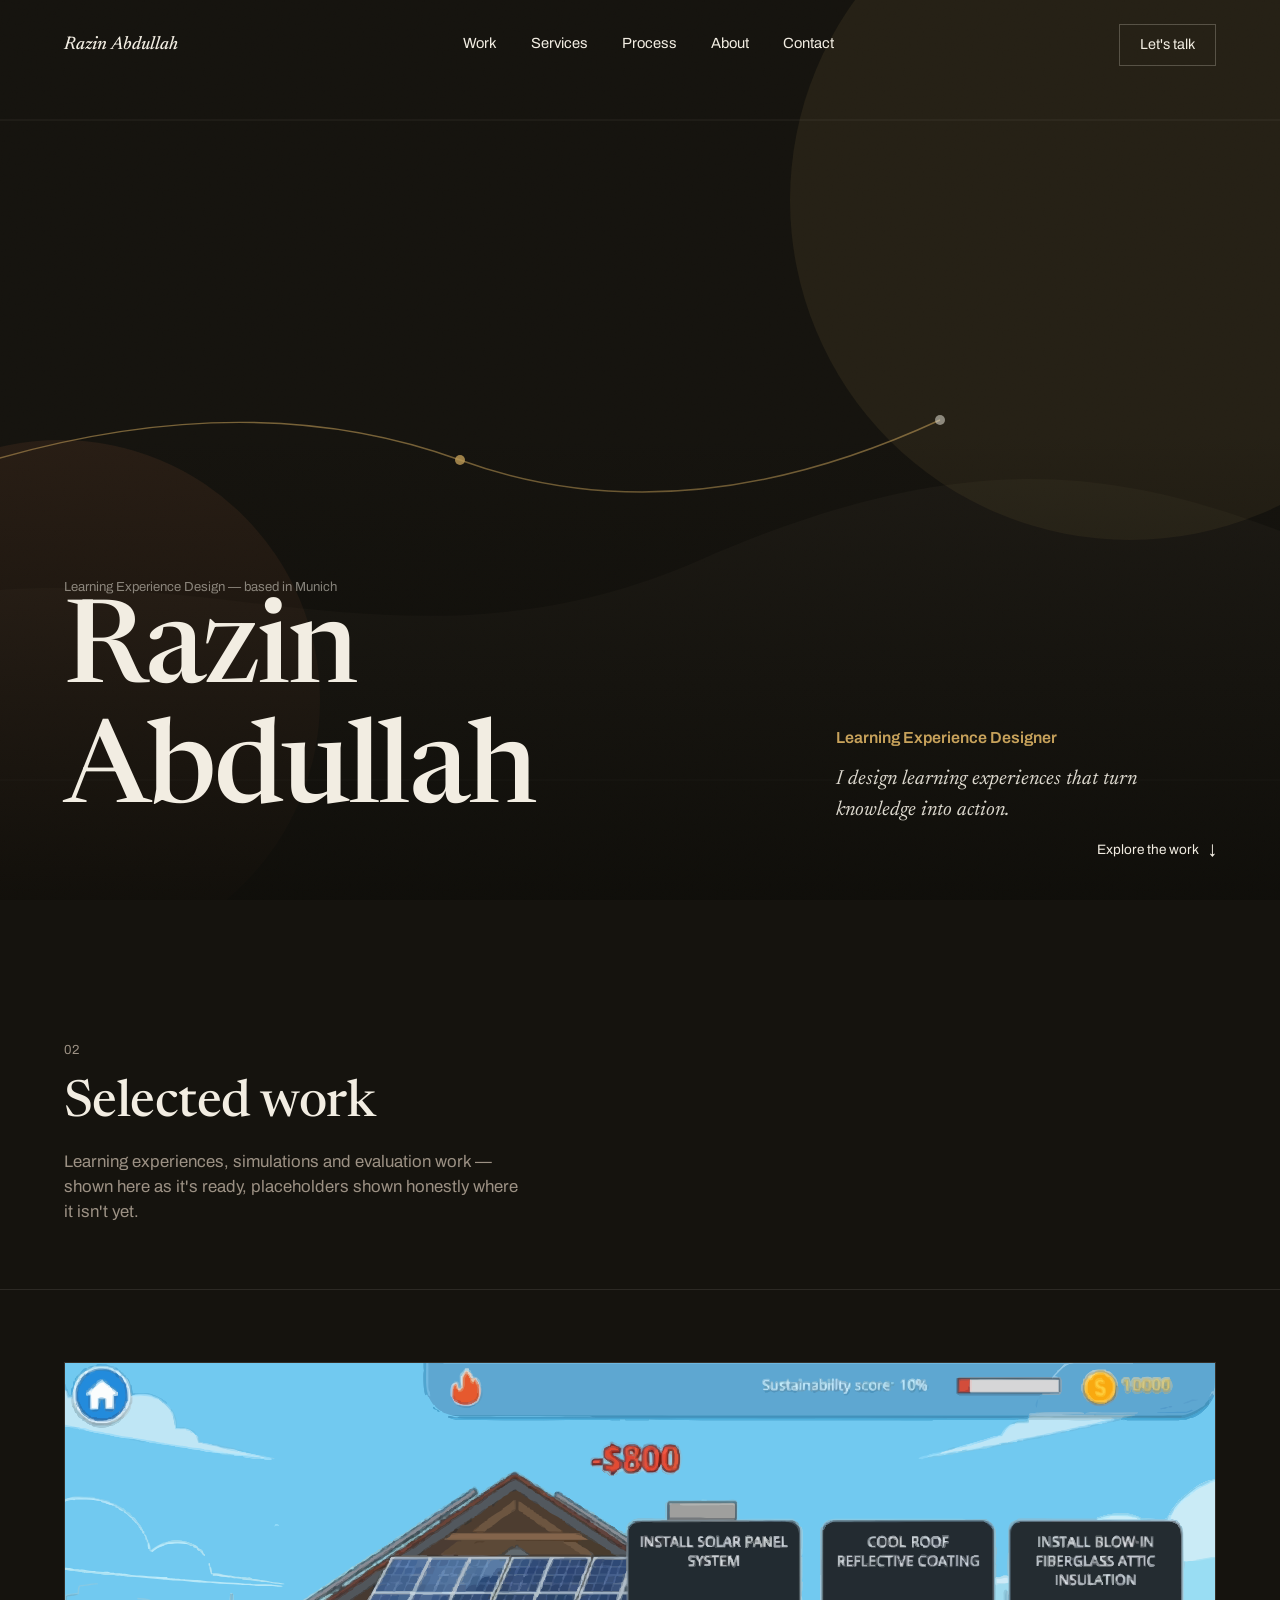
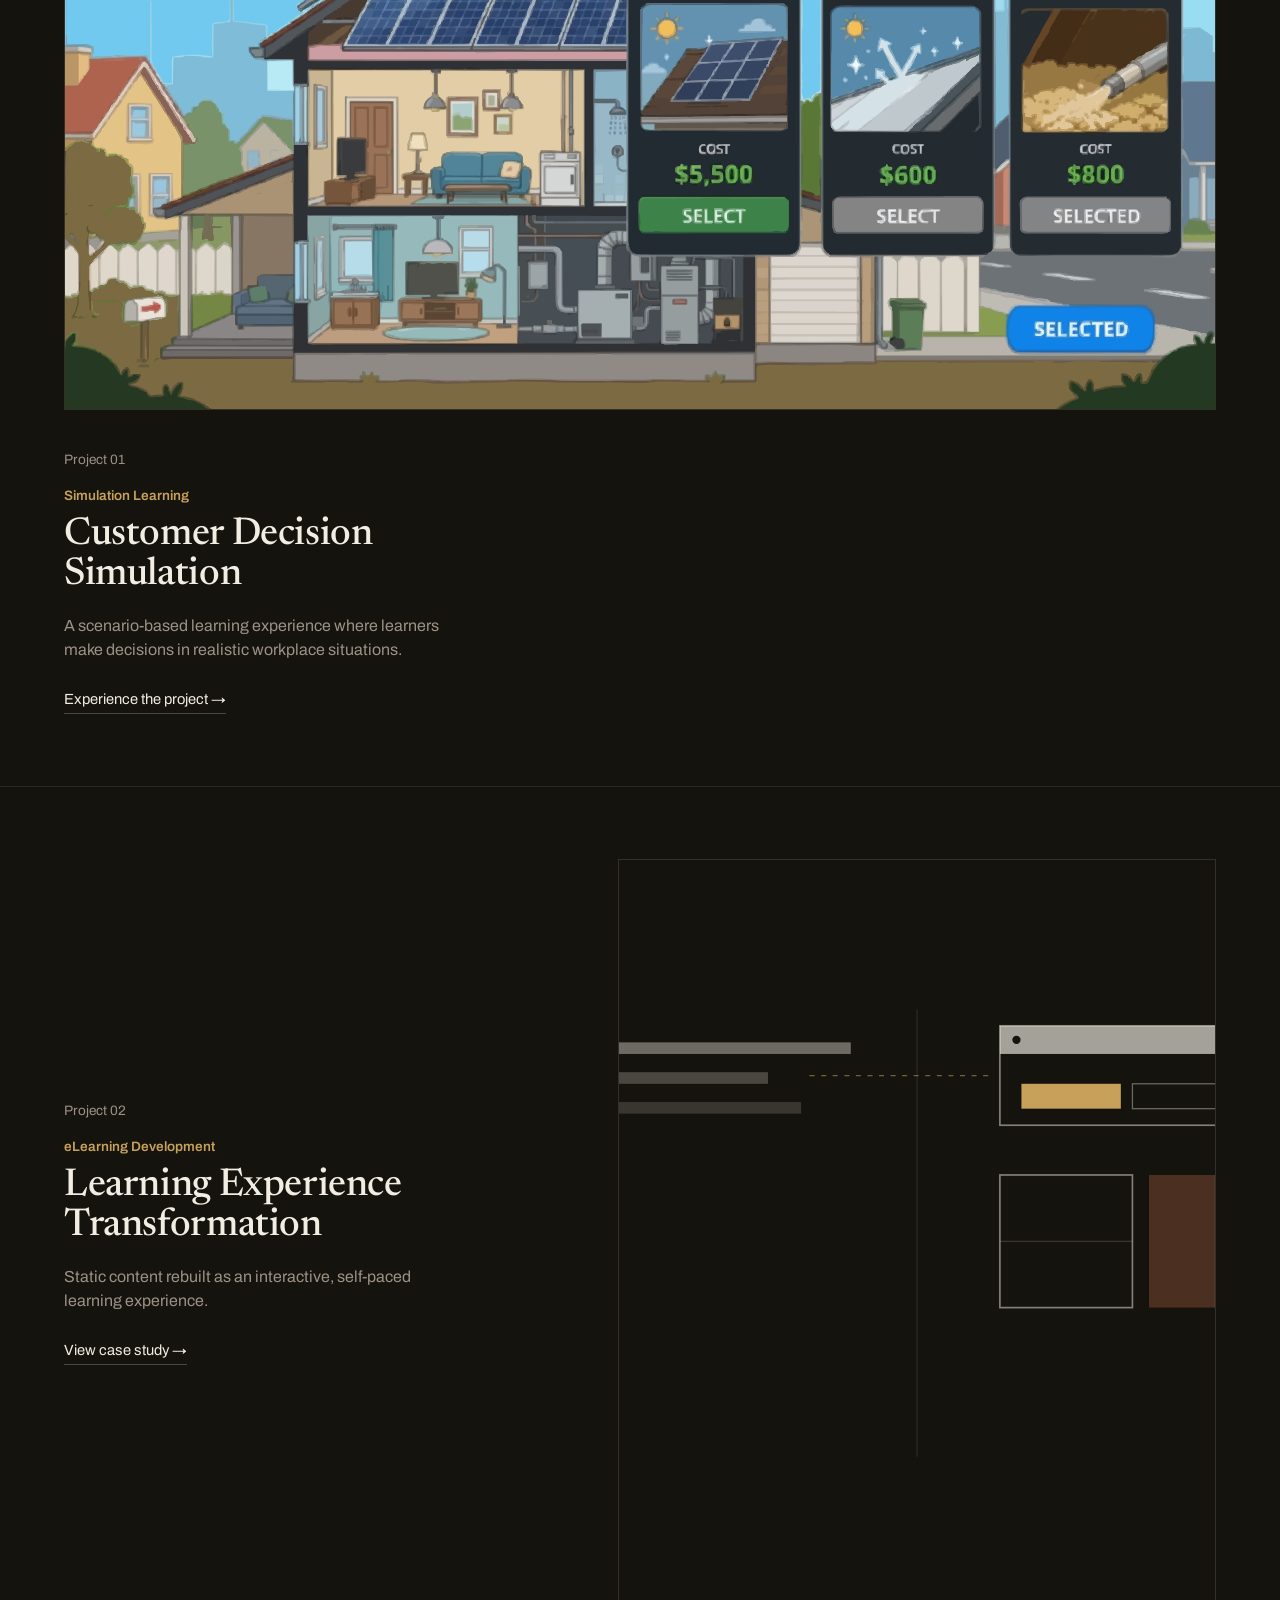
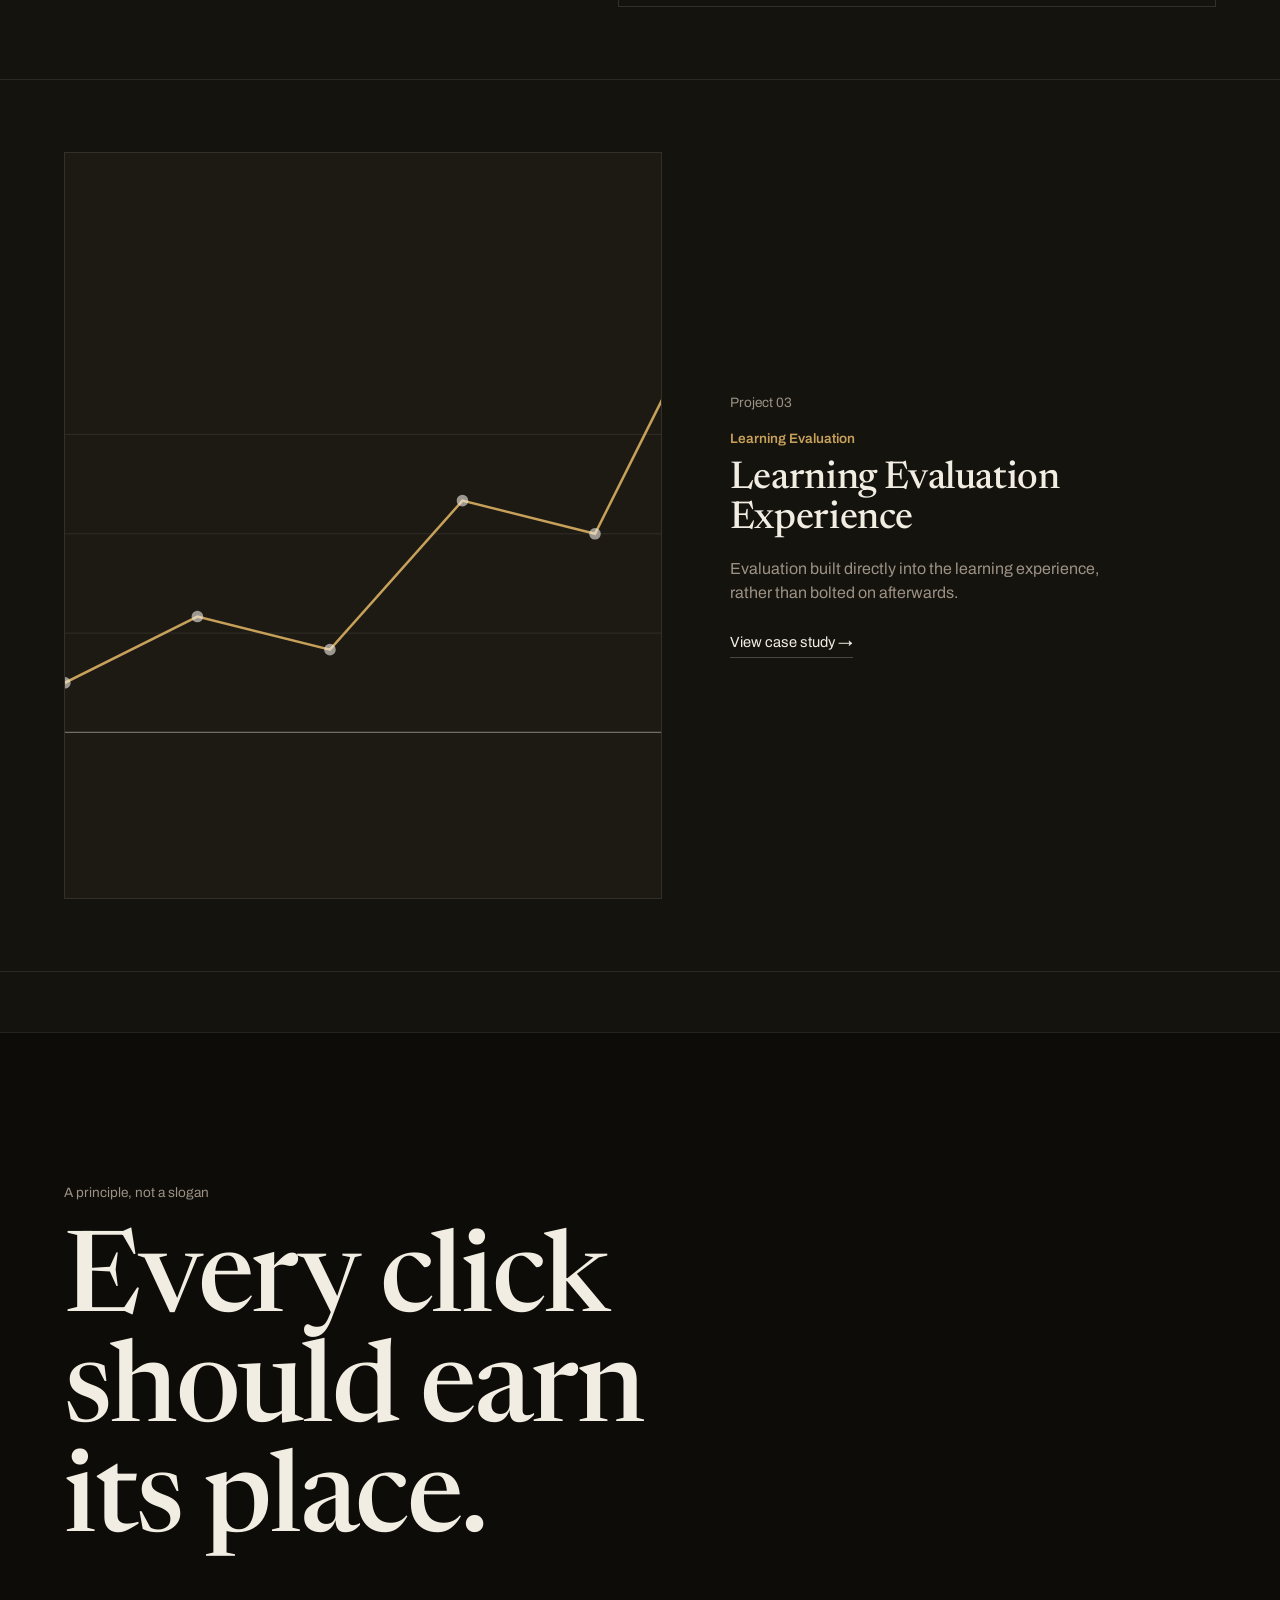
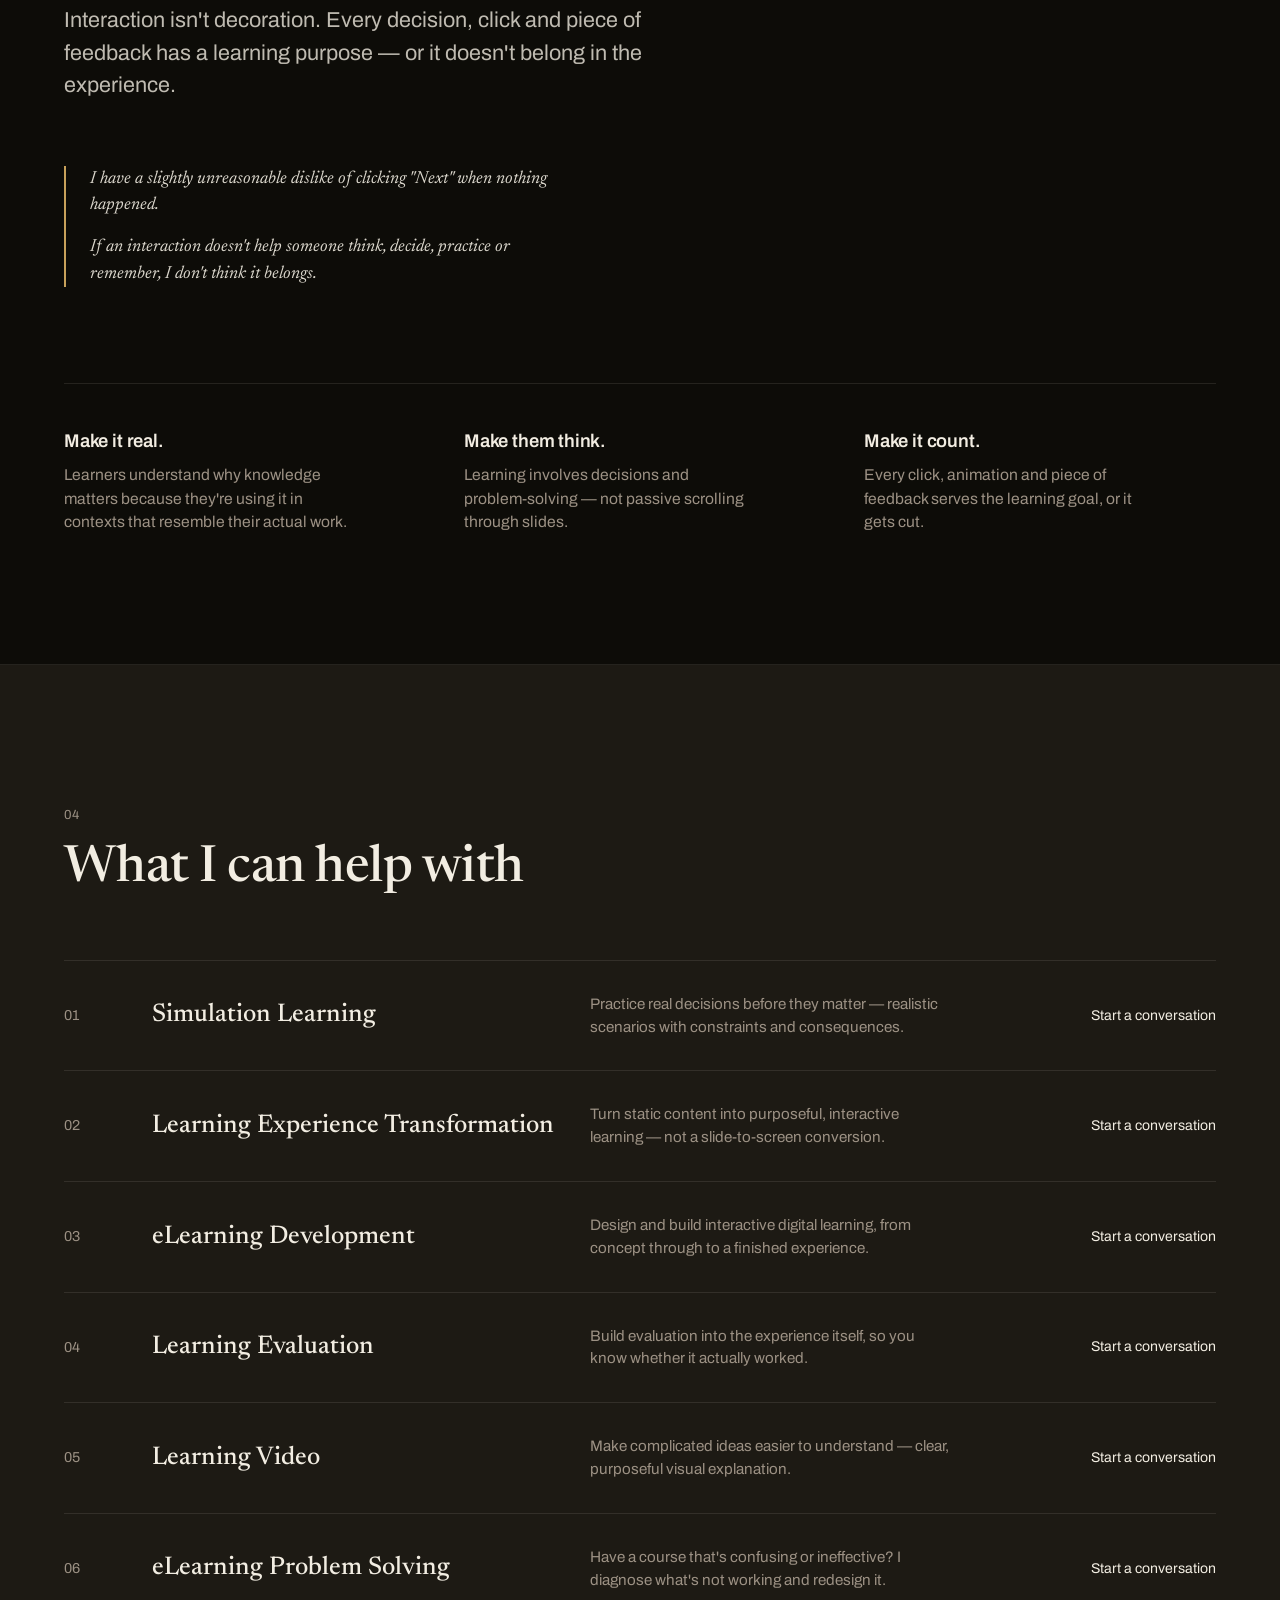
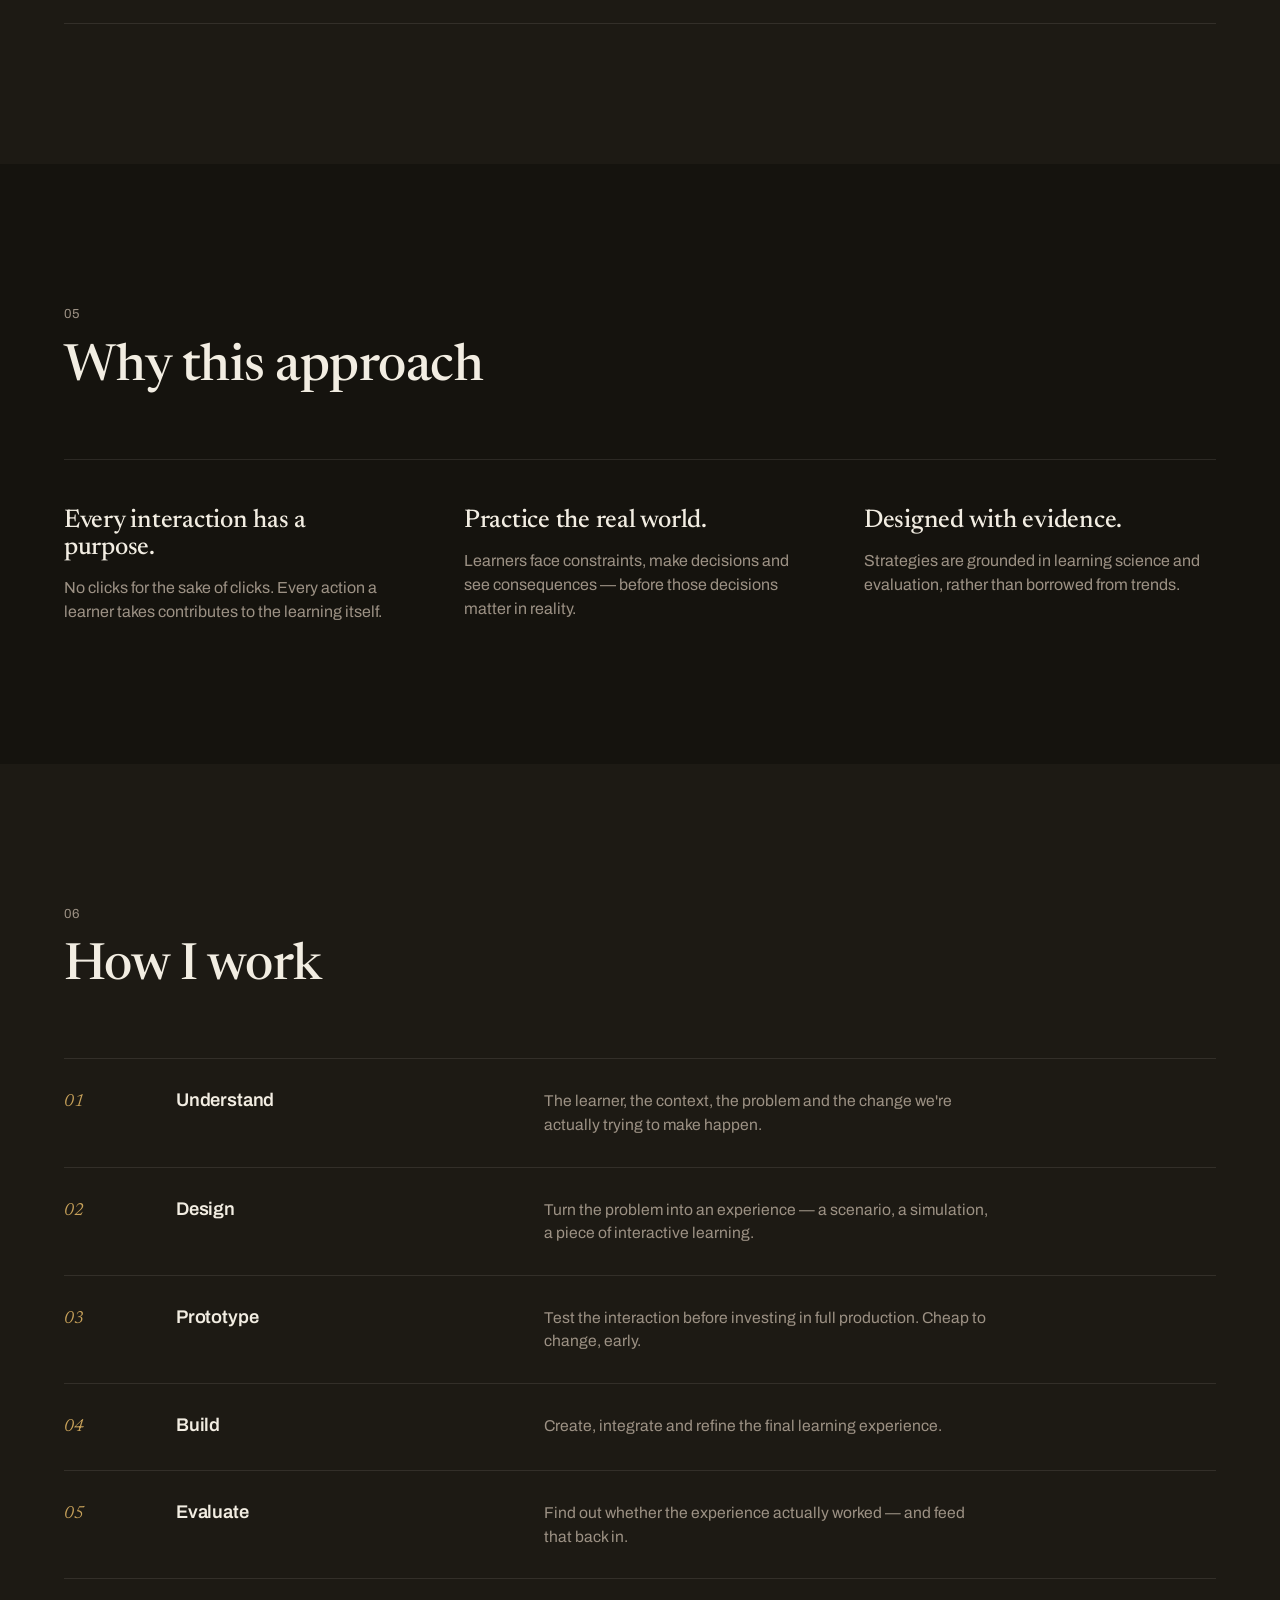
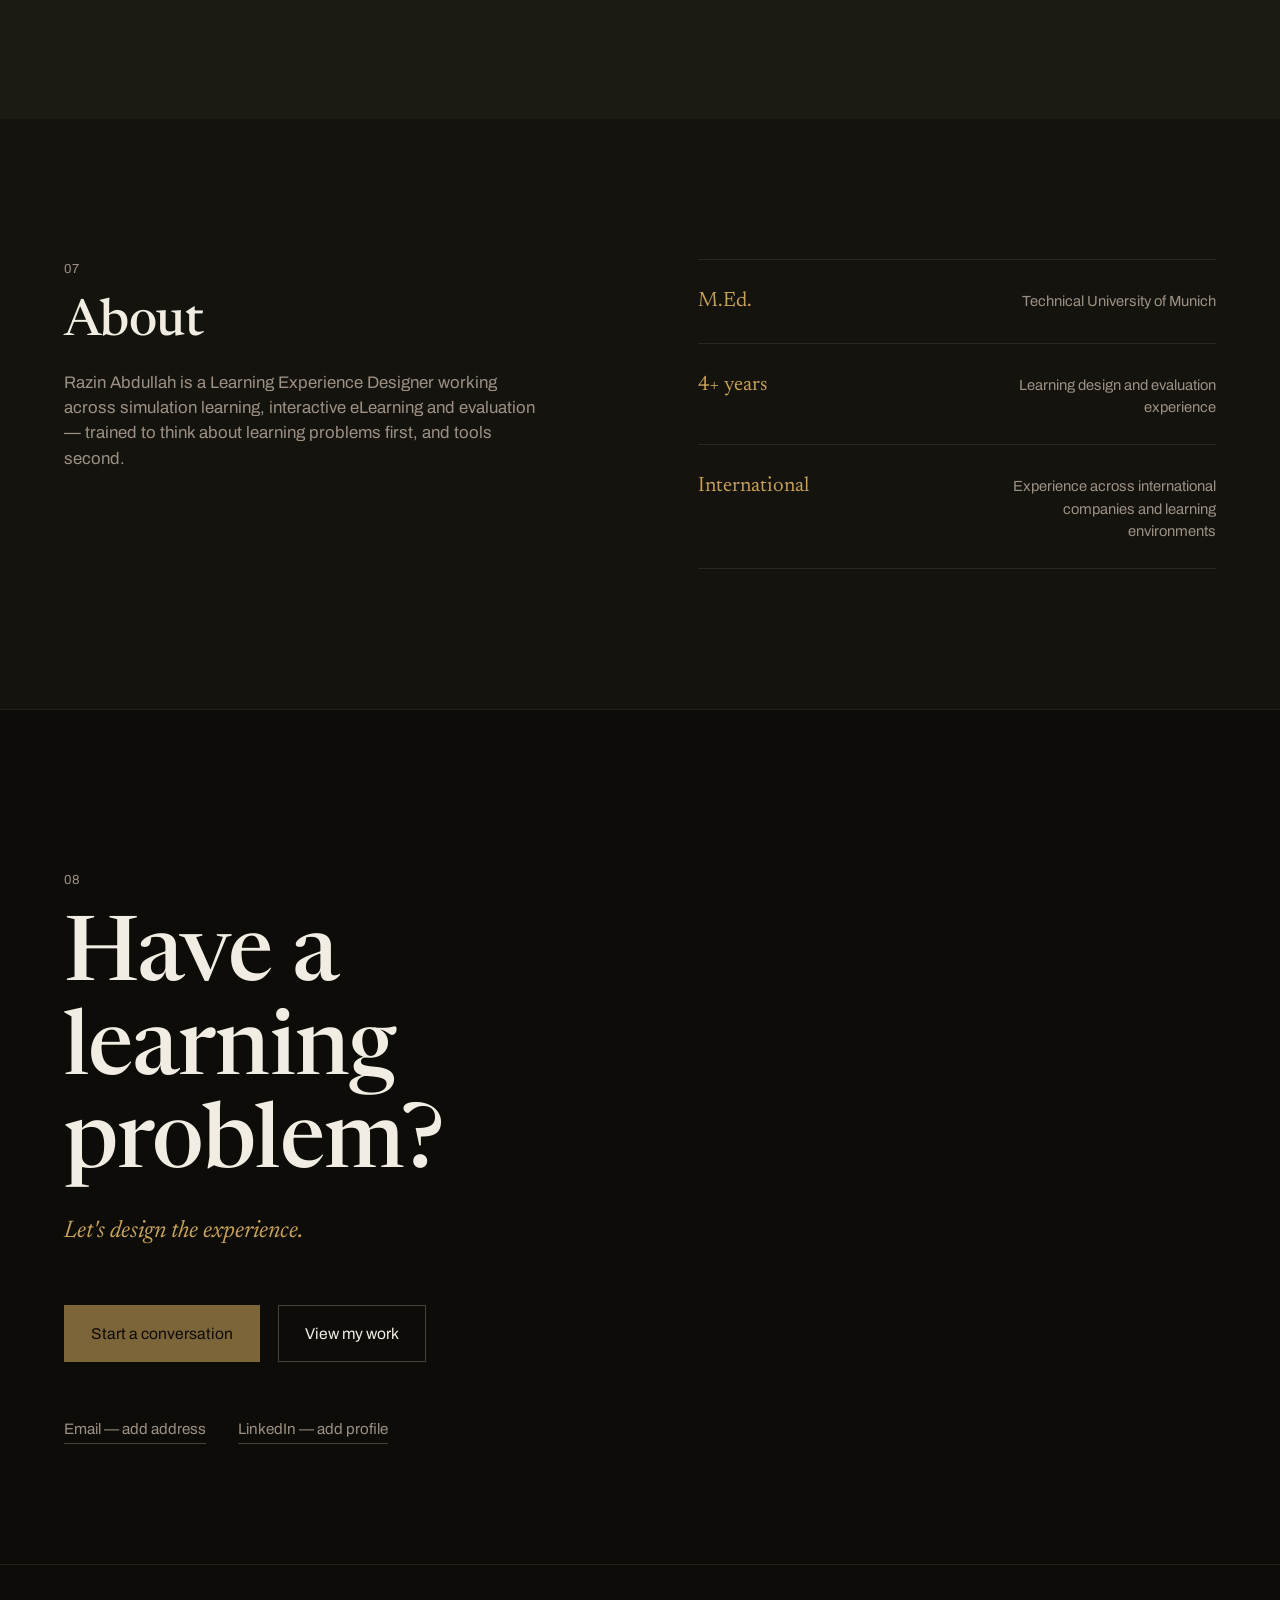
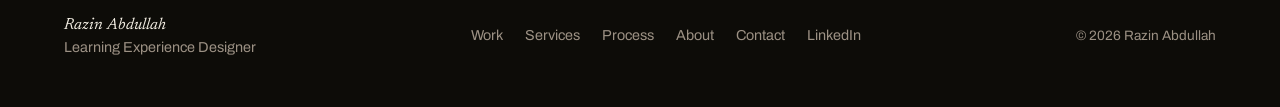
<file: index.html>
<!DOCTYPE html>
<html lang="en">
<head>
<meta charset="UTF-8">
<meta name="viewport" content="width=device-width, initial-scale=1.0">
<title>Razin Abdullah — Learning Experience Designer</title>
<meta name="description" content="Razin Abdullah designs learning experiences — simulations, interactive eLearning and evaluation — that turn knowledge into action.">

<link rel="preconnect" href="https://fonts.googleapis.com">
<link rel="preconnect" href="https://fonts.gstatic.com" crossorigin>
<link href="https://fonts.googleapis.com/css2?family=Newsreader:ital,opsz,wght@0,6..72,400;0,6..72,500;0,6..72,600;1,6..72,400;1,6..72,500&family=Archivo:wght@400;500;600;700&display=swap" rel="stylesheet">

<link rel="stylesheet" href="css/style.css">
</head>
<body>

<a class="skip-link" href="#main">Skip to content</a>

<!-- ============================================
     NAVIGATION
     ============================================ -->
<header class="nav" id="nav">
  <div class="nav__inner">
    <a href="#top" class="nav__mark">Razin Abdullah</a>

    <nav class="nav__links" aria-label="Primary">
      <a href="#work">Work</a>
      <a href="#services">Services</a>
      <a href="#process">Process</a>
      <a href="#about">About</a>
      <a href="#contact">Contact</a>
    </nav>

    <a href="#contact" class="nav__cta">Let's talk</a>

    <button class="nav__menu-btn" id="menuBtn" aria-label="Open menu" aria-expanded="false" aria-controls="mobileMenu">
      <span></span><span></span><span></span>
    </button>
  </div>

  <div class="mobile-menu" id="mobileMenu">
    <a href="#work">Work</a>
    <a href="#services">Services</a>
    <a href="#process">Process</a>
    <a href="#about">About</a>
    <a href="#contact">Contact</a>
  </div>
</header>

<main id="main">

  <!-- ============================================
       01 — HERO
       ============================================ -->
  <section class="hero" id="hero">
    <div class="hero__media" id="heroMedia">
      <div class="hero__fallback" id="heroFallback" aria-hidden="true"></div>
      <video
        id="heroVideo"
        class="hero__video"
        autoplay
        muted
        loop
        playsinline
        poster="assets/images/hero-poster.svg">
        <source src="assets/videos/hero.mp4" type="video/mp4">
      </video>
      <div class="hero__grain" aria-hidden="true"></div>
    </div>

    <p class="hero__kicker">Learning Experience Design — based in Munich</p>

    <div class="hero__content">
      <h1 class="hero__name">Razin<br>Abdullah</h1>
      <div class="hero__meta">
        <p class="hero__role" id="heroRole" data-index="0">Learning Experience Designer</p>
        <p class="hero__statement">I design learning experiences that turn knowledge into action.</p>
      </div>
    </div>

    <a href="#work" class="hero__explore">
      <span>Explore the work</span>
      <span class="hero__explore-arrow" aria-hidden="true">↓</span>
    </a>
  </section>

  <!-- ============================================
       02 — SELECTED WORK
       ============================================ -->
  <section class="work" id="work">
    <div class="wrap">
      <div class="section-head">
        <span class="section-head__index">02</span>
        <h2>Selected work</h2>
        <p>Learning experiences, simulations and evaluation work — shown here as it's ready, placeholders shown honestly where it isn't yet.</p>
      </div>
    </div>

    <div class="work__list" id="workList"></div>
  </section>

  <!-- ============================================
       03 — DESIGN PHILOSOPHY (MANIFESTO)
       ============================================ -->
  <section class="manifesto" id="philosophy">
    <div class="wrap">
      <p class="manifesto__eyebrow">A principle, not a slogan</p>
      <h2 class="manifesto__statement">
        Every click<br>
        should earn<br>
        its place.
      </h2>
      <p class="manifesto__support">Interaction isn't decoration. Every decision, click and piece of feedback has a learning purpose — or it doesn't belong in the experience.</p>

      <div class="manifesto__aside">
        <p>I have a slightly unreasonable dislike of clicking "Next" when nothing happened.</p>
        <p>If an interaction doesn't help someone think, decide, practice or remember, I don't think it belongs.</p>
      </div>

      <div class="principles">
        <div class="principle">
          <h3>Make it real.</h3>
          <p>Learners understand why knowledge matters because they're using it in contexts that resemble their actual work.</p>
        </div>
        <div class="principle">
          <h3>Make them think.</h3>
          <p>Learning involves decisions and problem-solving — not passive scrolling through slides.</p>
        </div>
        <div class="principle">
          <h3>Make it count.</h3>
          <p>Every click, animation and piece of feedback serves the learning goal, or it gets cut.</p>
        </div>
      </div>
    </div>
  </section>

  <!-- ============================================
       04 — SERVICES
       ============================================ -->
  <section class="services" id="services">
    <div class="wrap">
      <div class="section-head">
        <span class="section-head__index">04</span>
        <h2>What I can help with</h2>
      </div>

      <div class="service-list">
        <a class="service" href="#contact">
          <span class="service__num">01</span>
          <span class="service__name">Simulation Learning</span>
          <span class="service__desc">Practice real decisions before they matter — realistic scenarios with constraints and consequences.</span>
          <span class="service__cta">Start a conversation</span>
        </a>
        <a class="service" href="#contact">
          <span class="service__num">02</span>
          <span class="service__name">Learning Experience Transformation</span>
          <span class="service__desc">Turn static content into purposeful, interactive learning — not a slide-to-screen conversion.</span>
          <span class="service__cta">Start a conversation</span>
        </a>
        <a class="service" href="#contact">
          <span class="service__num">03</span>
          <span class="service__name">eLearning Development</span>
          <span class="service__desc">Design and build interactive digital learning, from concept through to a finished experience.</span>
          <span class="service__cta">Start a conversation</span>
        </a>
        <a class="service" href="#contact">
          <span class="service__num">04</span>
          <span class="service__name">Learning Evaluation</span>
          <span class="service__desc">Build evaluation into the experience itself, so you know whether it actually worked.</span>
          <span class="service__cta">Start a conversation</span>
        </a>
        <a class="service" href="#contact">
          <span class="service__num">05</span>
          <span class="service__name">Learning Video</span>
          <span class="service__desc">Make complicated ideas easier to understand — clear, purposeful visual explanation.</span>
          <span class="service__cta">Start a conversation</span>
        </a>
        <a class="service" href="#contact">
          <span class="service__num">06</span>
          <span class="service__name">eLearning Problem Solving</span>
          <span class="service__desc">Have a course that's confusing or ineffective? I diagnose what's not working and redesign it.</span>
          <span class="service__cta">Start a conversation</span>
        </a>
      </div>
    </div>
  </section>

  <!-- ============================================
       05 — WHY THIS APPROACH
       ============================================ -->
  <section class="benefits">
    <div class="wrap">
      <div class="section-head">
        <span class="section-head__index">05</span>
        <h2>Why this approach</h2>
      </div>

      <div class="benefit-grid">
        <div class="benefit">
          <h3>Every interaction has a purpose.</h3>
          <p>No clicks for the sake of clicks. Every action a learner takes contributes to the learning itself.</p>
        </div>
        <div class="benefit">
          <h3>Practice the real world.</h3>
          <p>Learners face constraints, make decisions and see consequences — before those decisions matter in reality.</p>
        </div>
        <div class="benefit">
          <h3>Designed with evidence.</h3>
          <p>Strategies are grounded in learning science and evaluation, rather than borrowed from trends.</p>
        </div>
      </div>
    </div>
  </section>

  <!-- ============================================
       06 — PROCESS
       ============================================ -->
  <section class="process" id="process">
    <div class="wrap">
      <div class="section-head">
        <span class="section-head__index">06</span>
        <h2>How I work</h2>
      </div>

      <ol class="process__list">
        <li class="process__stage">
          <span class="process__num">01</span>
          <h3>Understand</h3>
          <p>The learner, the context, the problem and the change we're actually trying to make happen.</p>
        </li>
        <li class="process__stage">
          <span class="process__num">02</span>
          <h3>Design</h3>
          <p>Turn the problem into an experience — a scenario, a simulation, a piece of interactive learning.</p>
        </li>
        <li class="process__stage">
          <span class="process__num">03</span>
          <h3>Prototype</h3>
          <p>Test the interaction before investing in full production. Cheap to change, early.</p>
        </li>
        <li class="process__stage">
          <span class="process__num">04</span>
          <h3>Build</h3>
          <p>Create, integrate and refine the final learning experience.</p>
        </li>
        <li class="process__stage">
          <span class="process__num">05</span>
          <h3>Evaluate</h3>
          <p>Find out whether the experience actually worked — and feed that back in.</p>
        </li>
      </ol>
    </div>
  </section>

  <!-- ============================================
       07 — CREDENTIALS / ABOUT
       ============================================ -->
  <section class="about" id="about">
    <div class="wrap">
      <div class="about__grid">
        <div class="about__intro">
          <span class="section-head__index">07</span>
          <h2>About</h2>
          <p>Razin Abdullah is a Learning Experience Designer working across simulation learning, interactive eLearning and evaluation — trained to think about learning problems first, and tools second.</p>
        </div>

        <div class="credential-list">
          <div class="credential">
            <span class="credential__stat">M.Ed.</span>
            <span class="credential__label">Technical University of Munich</span>
          </div>
          <div class="credential">
            <span class="credential__stat">4+ years</span>
            <span class="credential__label">Learning design and evaluation experience</span>
          </div>
          <div class="credential">
            <span class="credential__stat">International</span>
            <span class="credential__label">Experience across international companies and learning environments</span>
          </div>
        </div>
      </div>
    </div>
  </section>

  <!-- ============================================
       08 — CONTACT
       ============================================ -->
  <section class="contact" id="contact">
    <div class="wrap">
      <span class="section-head__index section-head__index--light">08</span>
      <h2 class="contact__statement">Have a<br>learning<br>problem?</h2>
      <p class="contact__sub">Let's design the experience.</p>

      <div class="contact__actions">
        <a href="#" class="btn btn--primary" id="contactEmailBtn">Start a conversation</a>
        <a href="#work" class="btn btn--ghost">View my work</a>
      </div>

      <div class="contact__meta">
        <a href="#" id="contactEmailLink" class="contact__meta-link">Email — add address</a>
        <a href="#" id="contactLinkedinLink" class="contact__meta-link" target="_blank" rel="noopener">LinkedIn — add profile</a>
      </div>
    </div>
  </section>

</main>

<!-- ============================================
     FOOTER
     ============================================ -->
<footer class="footer">
  <div class="wrap footer__inner">
    <div class="footer__brand">
      <p class="footer__name">Razin Abdullah</p>
      <p class="footer__role">Learning Experience Designer</p>
    </div>

    <nav class="footer__links" aria-label="Footer">
      <a href="#work">Work</a>
      <a href="#services">Services</a>
      <a href="#process">Process</a>
      <a href="#about">About</a>
      <a href="#contact">Contact</a>
      <a href="#" id="footerLinkedin" target="_blank" rel="noopener">LinkedIn</a>
    </nav>

    <p class="footer__copy">© 2026 Razin Abdullah</p>
  </div>
</footer>

<script src="js/main.js"></script>
</body>
</html>
</file>
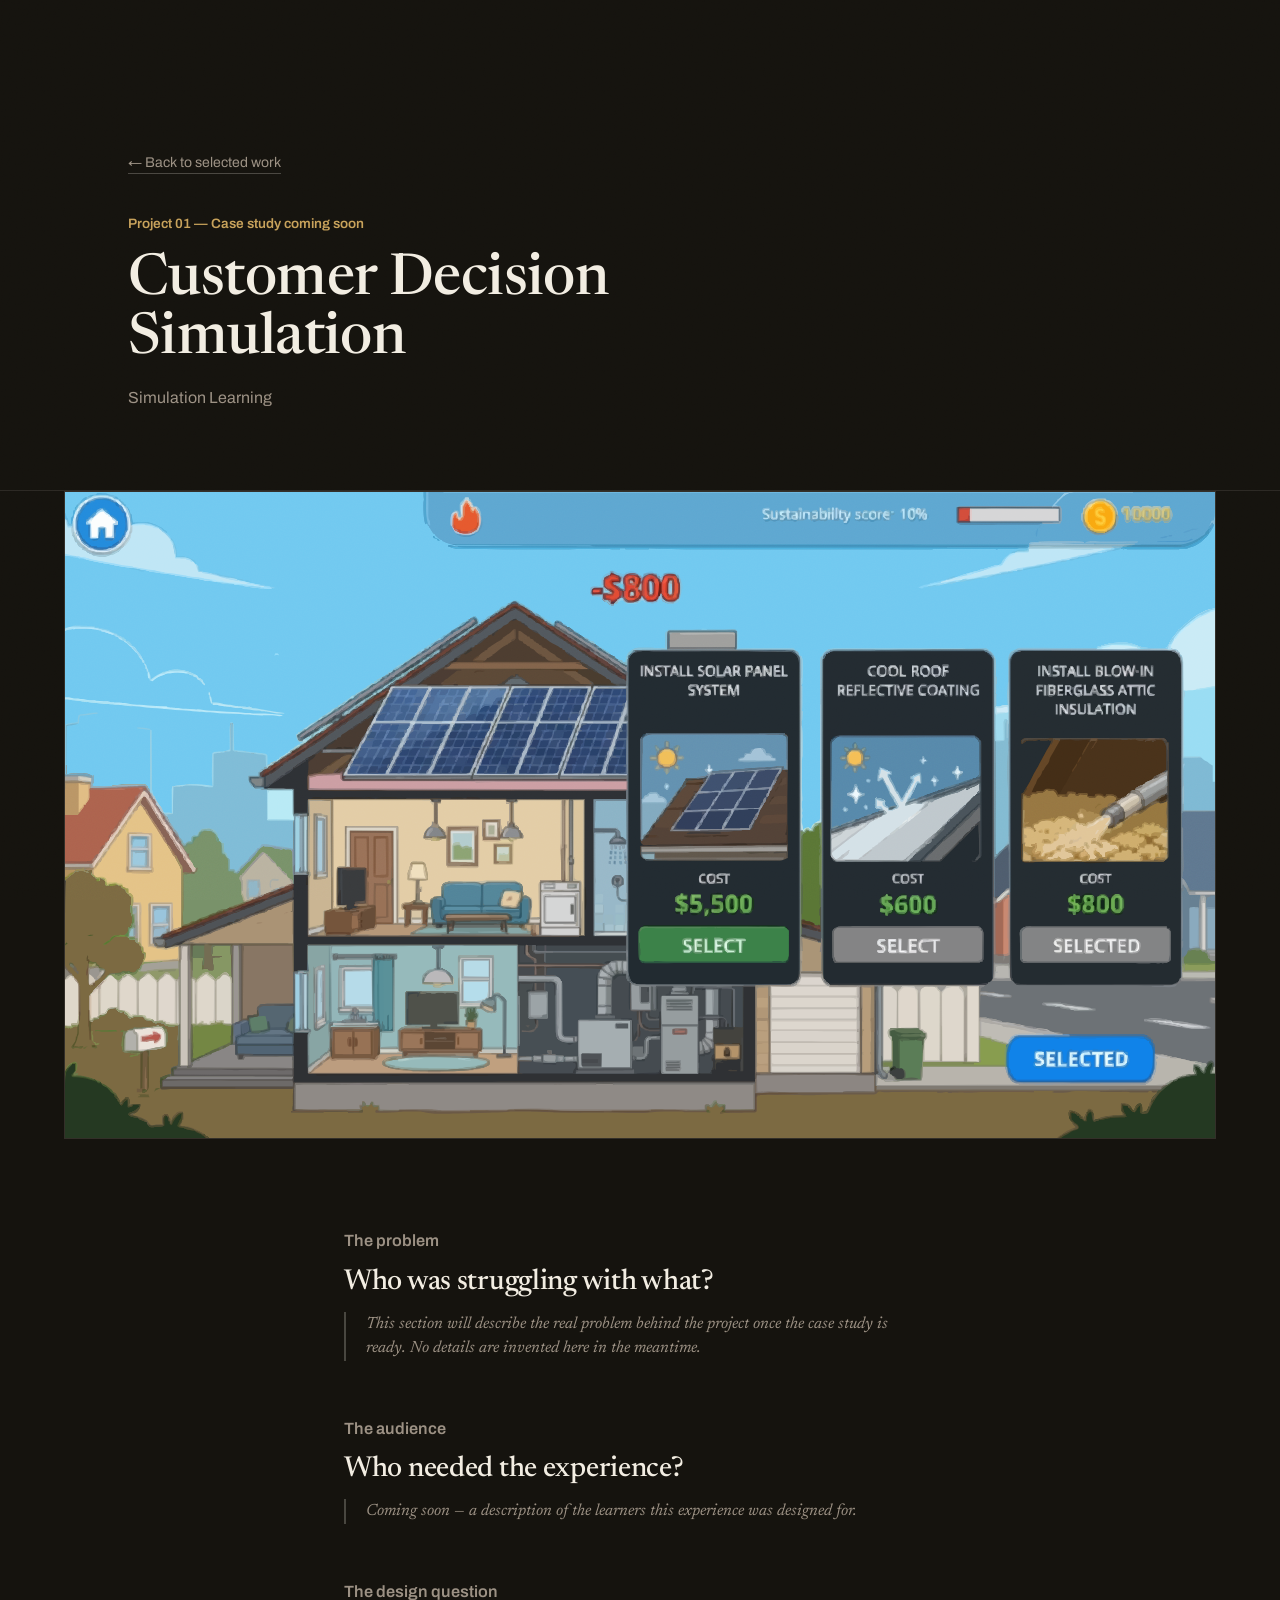
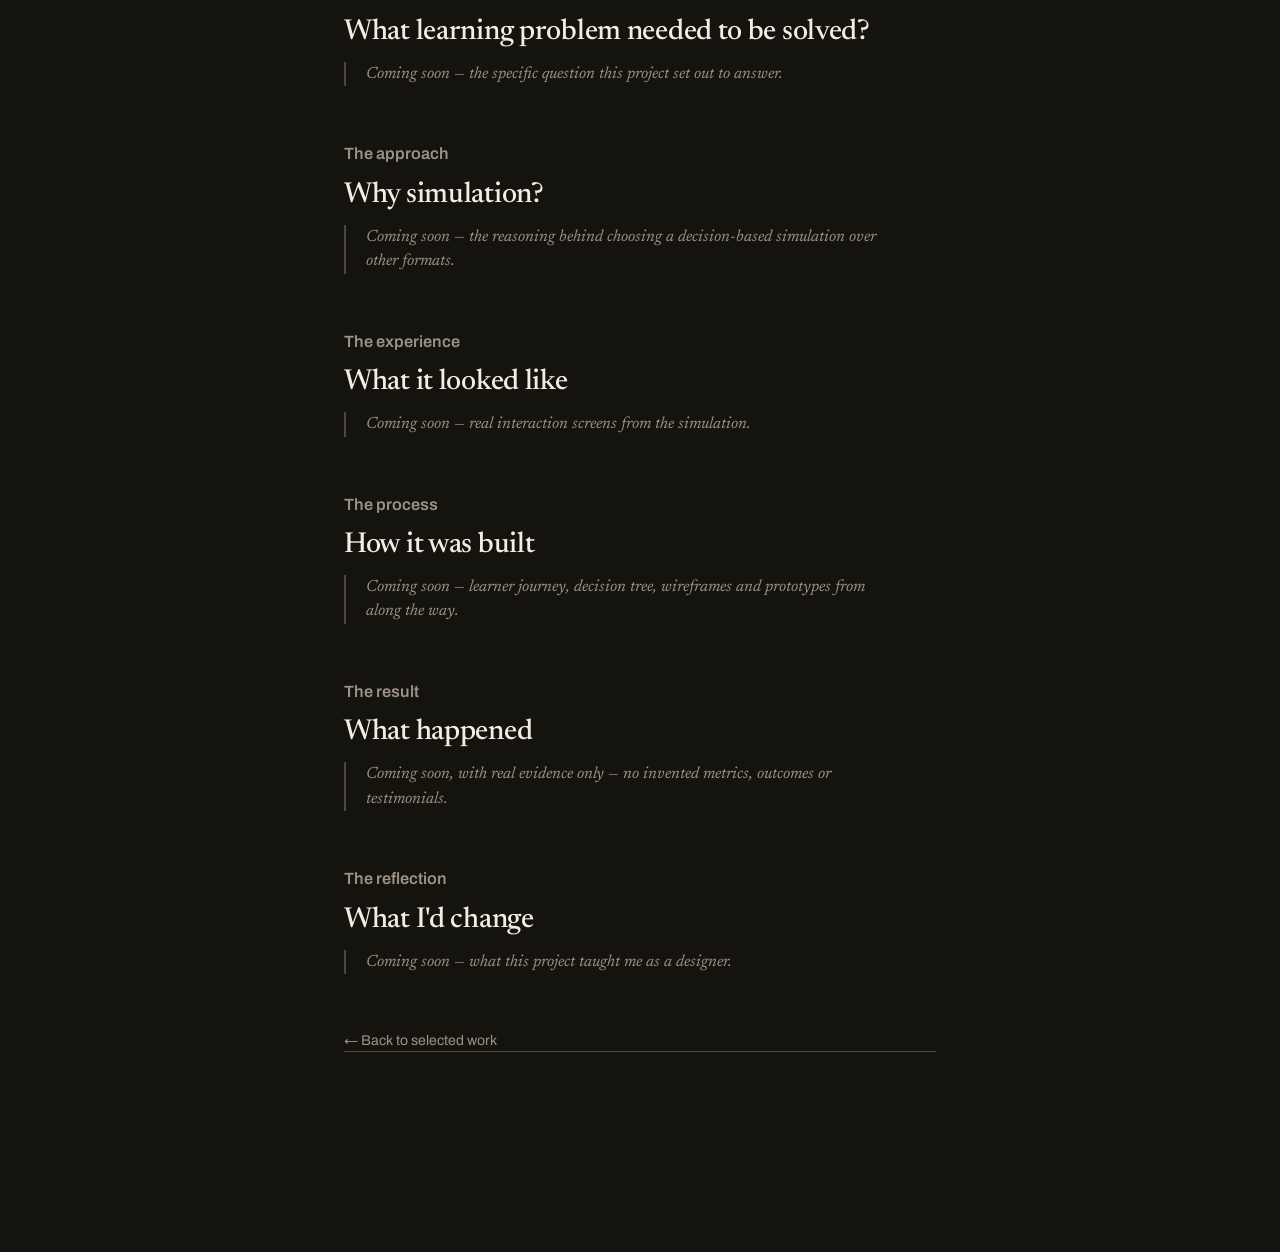
<file: projects/project-01.html>
<!DOCTYPE html>
<html lang="en">
<head>
<meta charset="UTF-8">
<meta name="viewport" content="width=device-width, initial-scale=1.0">
<title>Customer Decision Simulation — Razin Abdullah</title>
<meta name="description" content="Case study coming soon: a scenario-based simulation where learners practice real decisions.">
<link rel="preconnect" href="https://fonts.googleapis.com">
<link rel="preconnect" href="https://fonts.gstatic.com" crossorigin>
<link href="https://fonts.googleapis.com/css2?family=Newsreader:ital,opsz,wght@0,6..72,400;0,6..72,500;1,6..72,400&family=Archivo:wght@400;500;600;700&display=swap" rel="stylesheet">
<link rel="stylesheet" href="../css/style.css">
</head>
<body>
<main class="case">
  <div class="case__hero">
    <div class="wrap">
      <a class="case__back" href="../index.html#work">← Back to selected work</a>
      <span class="case__num">Project 01 — Case study coming soon</span>
      <h1 class="case__title">Customer Decision Simulation</h1>
      <p class="case__category">Simulation Learning</p>
    </div>
  </div>

  <div class="case__media">
    <img src="../assets/images/projects/project-01.svg" alt="Cover artwork for the Customer Decision Simulation project" loading="lazy">
  </div>

  <div class="case__body">
    <section class="case__section">
      <p class="case__section-label">The problem</p>
      <h2>Who was struggling with what?</h2>
      <p class="case__placeholder-note">This section will describe the real problem behind the project once the case study is ready. No details are invented here in the meantime.</p>
    </section>

    <section class="case__section">
      <p class="case__section-label">The audience</p>
      <h2>Who needed the experience?</h2>
      <p class="case__placeholder-note">Coming soon — a description of the learners this experience was designed for.</p>
    </section>

    <section class="case__section">
      <p class="case__section-label">The design question</p>
      <h2>What learning problem needed to be solved?</h2>
      <p class="case__placeholder-note">Coming soon — the specific question this project set out to answer.</p>
    </section>

    <section class="case__section">
      <p class="case__section-label">The approach</p>
      <h2>Why simulation?</h2>
      <p class="case__placeholder-note">Coming soon — the reasoning behind choosing a decision-based simulation over other formats.</p>
    </section>

    <section class="case__section">
      <p class="case__section-label">The experience</p>
      <h2>What it looked like</h2>
      <p class="case__placeholder-note">Coming soon — real interaction screens from the simulation.</p>
    </section>

    <section class="case__section">
      <p class="case__section-label">The process</p>
      <h2>How it was built</h2>
      <p class="case__placeholder-note">Coming soon — learner journey, decision tree, wireframes and prototypes from along the way.</p>
    </section>

    <section class="case__section">
      <p class="case__section-label">The result</p>
      <h2>What happened</h2>
      <p class="case__placeholder-note">Coming soon, with real evidence only — no invented metrics, outcomes or testimonials.</p>
    </section>

    <section class="case__section">
      <p class="case__section-label">The reflection</p>
      <h2>What I'd change</h2>
      <p class="case__placeholder-note">Coming soon — what this project taught me as a designer.</p>
    </section>

    <a class="case__back" href="../index.html#work">← Back to selected work</a>
  </div>
</main>
</body>
</html>
</file>
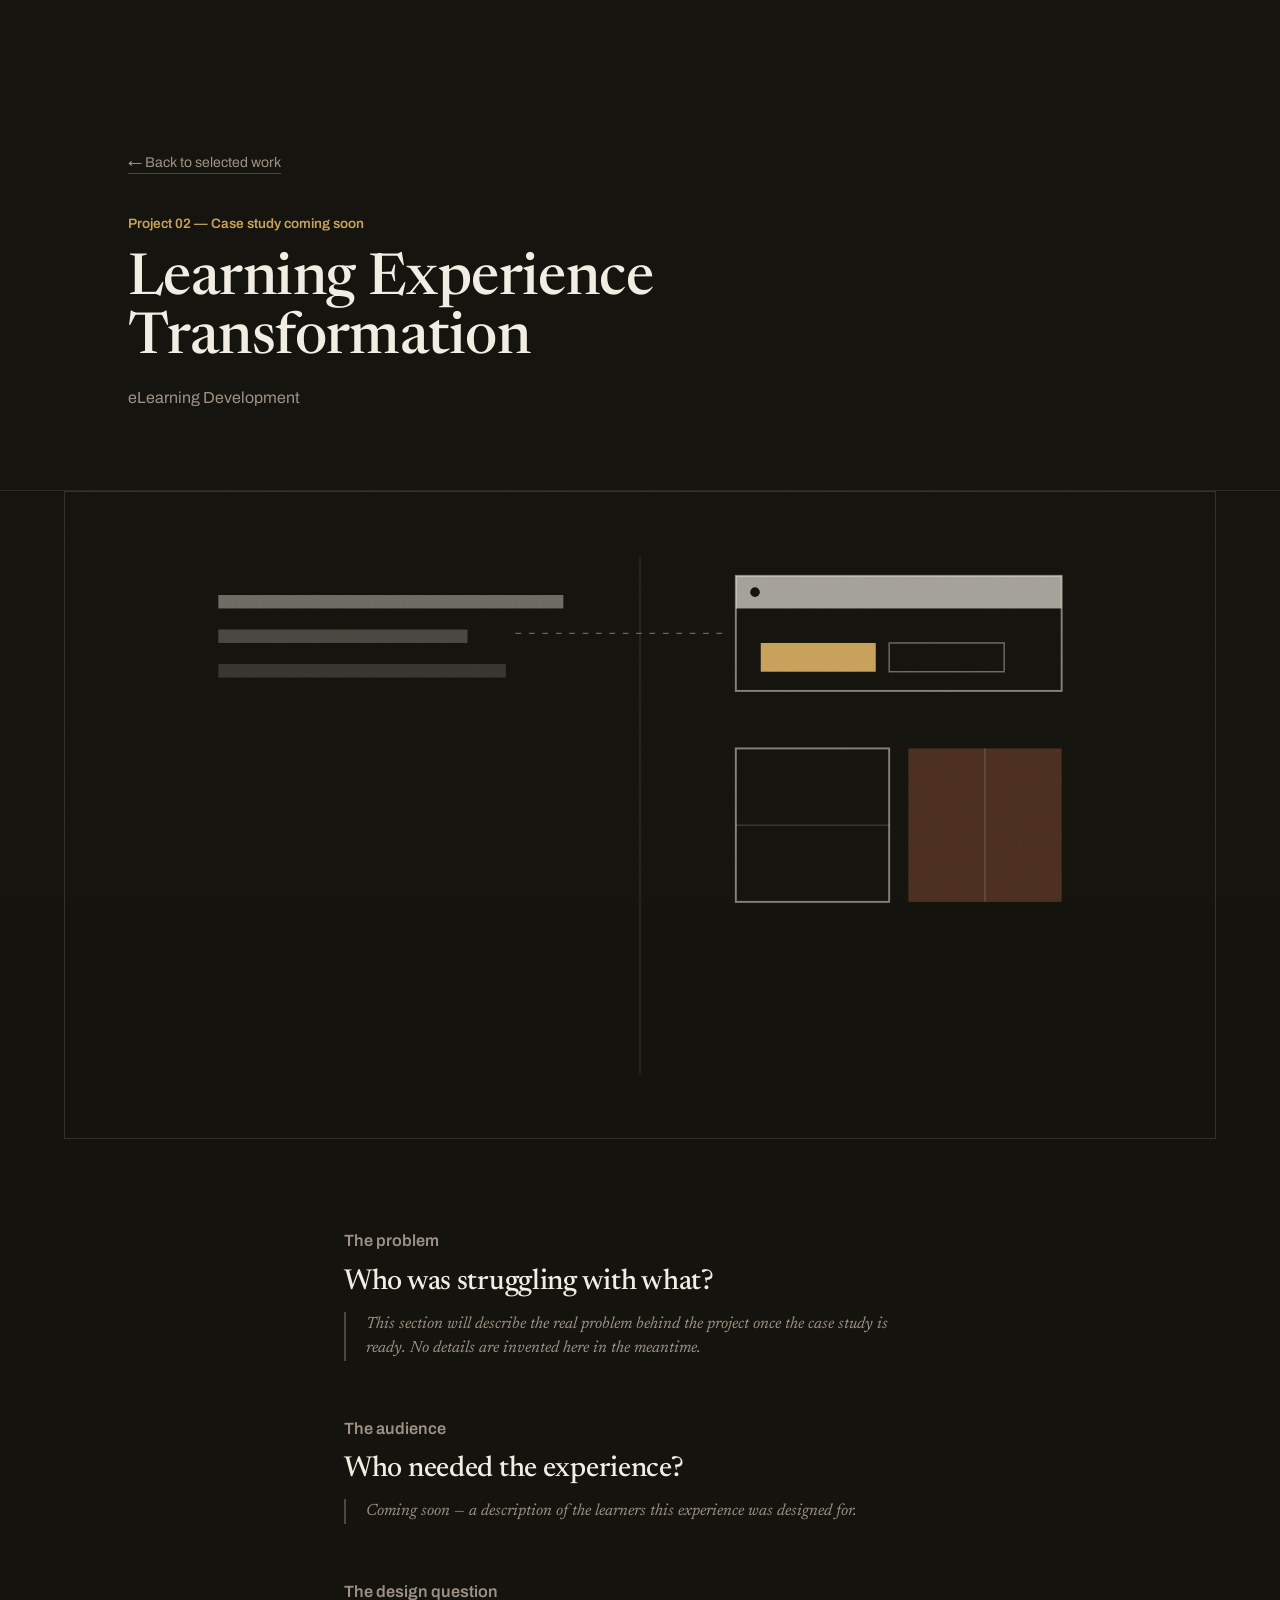
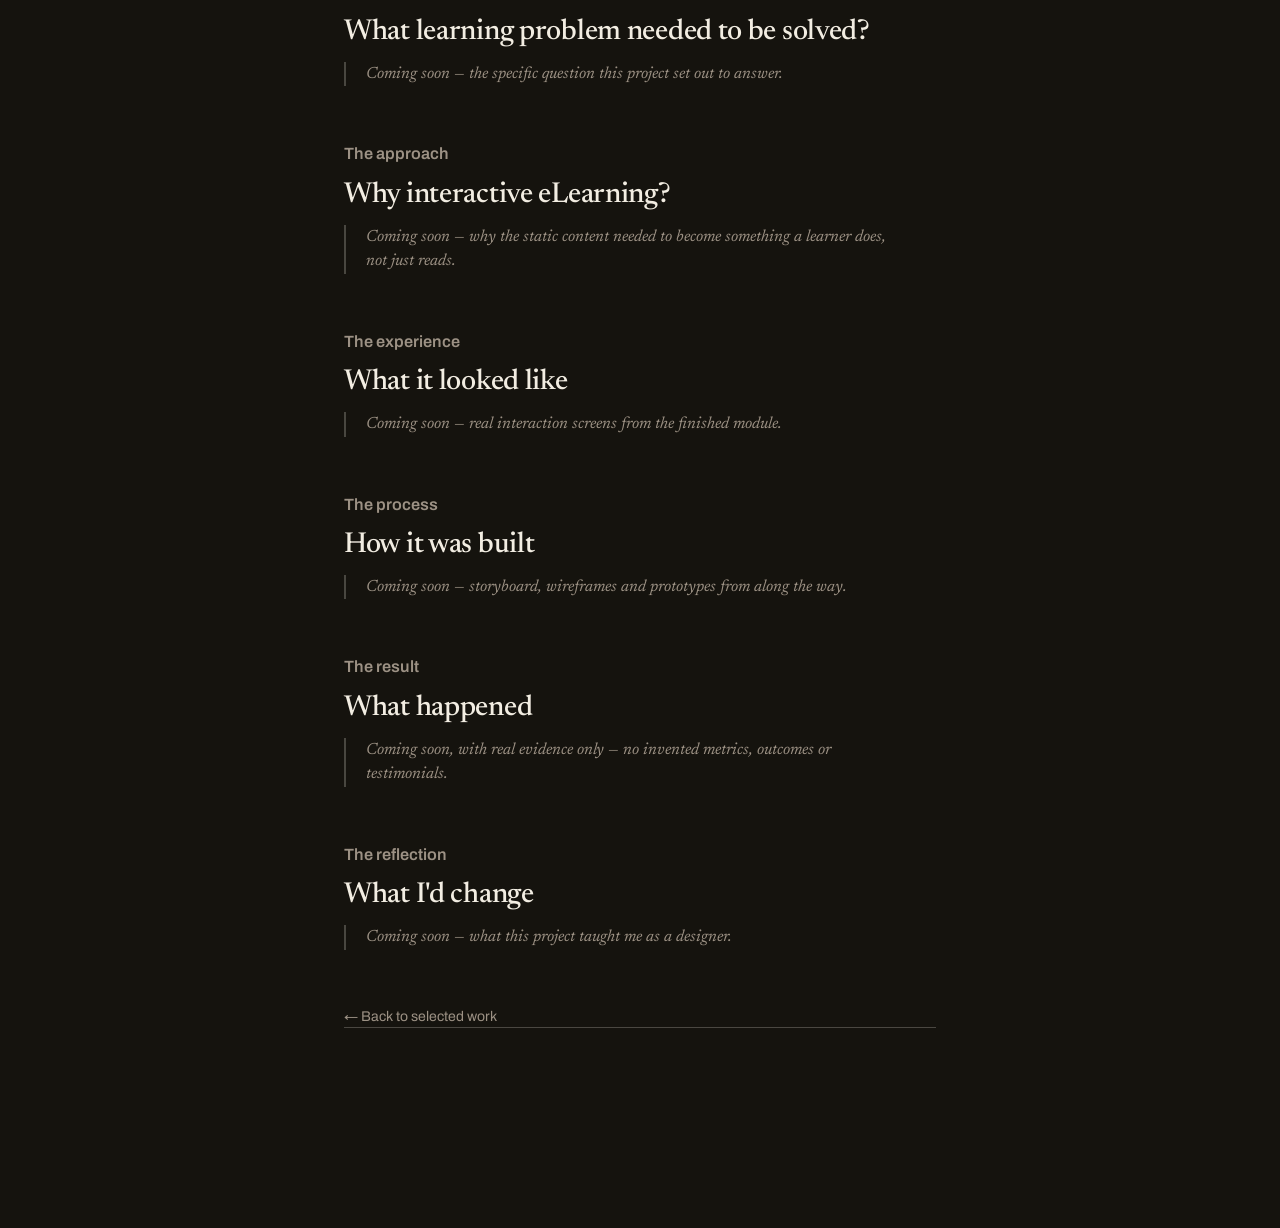
<file: projects/project-02.html>
<!DOCTYPE html>
<html lang="en">
<head>
<meta charset="UTF-8">
<meta name="viewport" content="width=device-width, initial-scale=1.0">
<title>Learning Experience Transformation — Razin Abdullah</title>
<meta name="description" content="Case study coming soon: static content rebuilt as interactive, self-paced learning.">
<link rel="preconnect" href="https://fonts.googleapis.com">
<link rel="preconnect" href="https://fonts.gstatic.com" crossorigin>
<link href="https://fonts.googleapis.com/css2?family=Newsreader:ital,opsz,wght@0,6..72,400;0,6..72,500;1,6..72,400&family=Archivo:wght@400;500;600;700&display=swap" rel="stylesheet">
<link rel="stylesheet" href="../css/style.css">
</head>
<body>
<main class="case">
  <div class="case__hero">
    <div class="wrap">
      <a class="case__back" href="../index.html#work">← Back to selected work</a>
      <span class="case__num">Project 02 — Case study coming soon</span>
      <h1 class="case__title">Learning Experience Transformation</h1>
      <p class="case__category">eLearning Development</p>
    </div>
  </div>

  <div class="case__media">
    <img src="../assets/images/projects/project-02.svg" alt="Cover artwork for the Learning Experience Transformation project" loading="lazy">
  </div>

  <div class="case__body">
    <section class="case__section">
      <p class="case__section-label">The problem</p>
      <h2>Who was struggling with what?</h2>
      <p class="case__placeholder-note">This section will describe the real problem behind the project once the case study is ready. No details are invented here in the meantime.</p>
    </section>

    <section class="case__section">
      <p class="case__section-label">The audience</p>
      <h2>Who needed the experience?</h2>
      <p class="case__placeholder-note">Coming soon — a description of the learners this experience was designed for.</p>
    </section>

    <section class="case__section">
      <p class="case__section-label">The design question</p>
      <h2>What learning problem needed to be solved?</h2>
      <p class="case__placeholder-note">Coming soon — the specific question this project set out to answer.</p>
    </section>

    <section class="case__section">
      <p class="case__section-label">The approach</p>
      <h2>Why interactive eLearning?</h2>
      <p class="case__placeholder-note">Coming soon — why the static content needed to become something a learner does, not just reads.</p>
    </section>

    <section class="case__section">
      <p class="case__section-label">The experience</p>
      <h2>What it looked like</h2>
      <p class="case__placeholder-note">Coming soon — real interaction screens from the finished module.</p>
    </section>

    <section class="case__section">
      <p class="case__section-label">The process</p>
      <h2>How it was built</h2>
      <p class="case__placeholder-note">Coming soon — storyboard, wireframes and prototypes from along the way.</p>
    </section>

    <section class="case__section">
      <p class="case__section-label">The result</p>
      <h2>What happened</h2>
      <p class="case__placeholder-note">Coming soon, with real evidence only — no invented metrics, outcomes or testimonials.</p>
    </section>

    <section class="case__section">
      <p class="case__section-label">The reflection</p>
      <h2>What I'd change</h2>
      <p class="case__placeholder-note">Coming soon — what this project taught me as a designer.</p>
    </section>

    <a class="case__back" href="../index.html#work">← Back to selected work</a>
  </div>
</main>
</body>
</html>
</file>
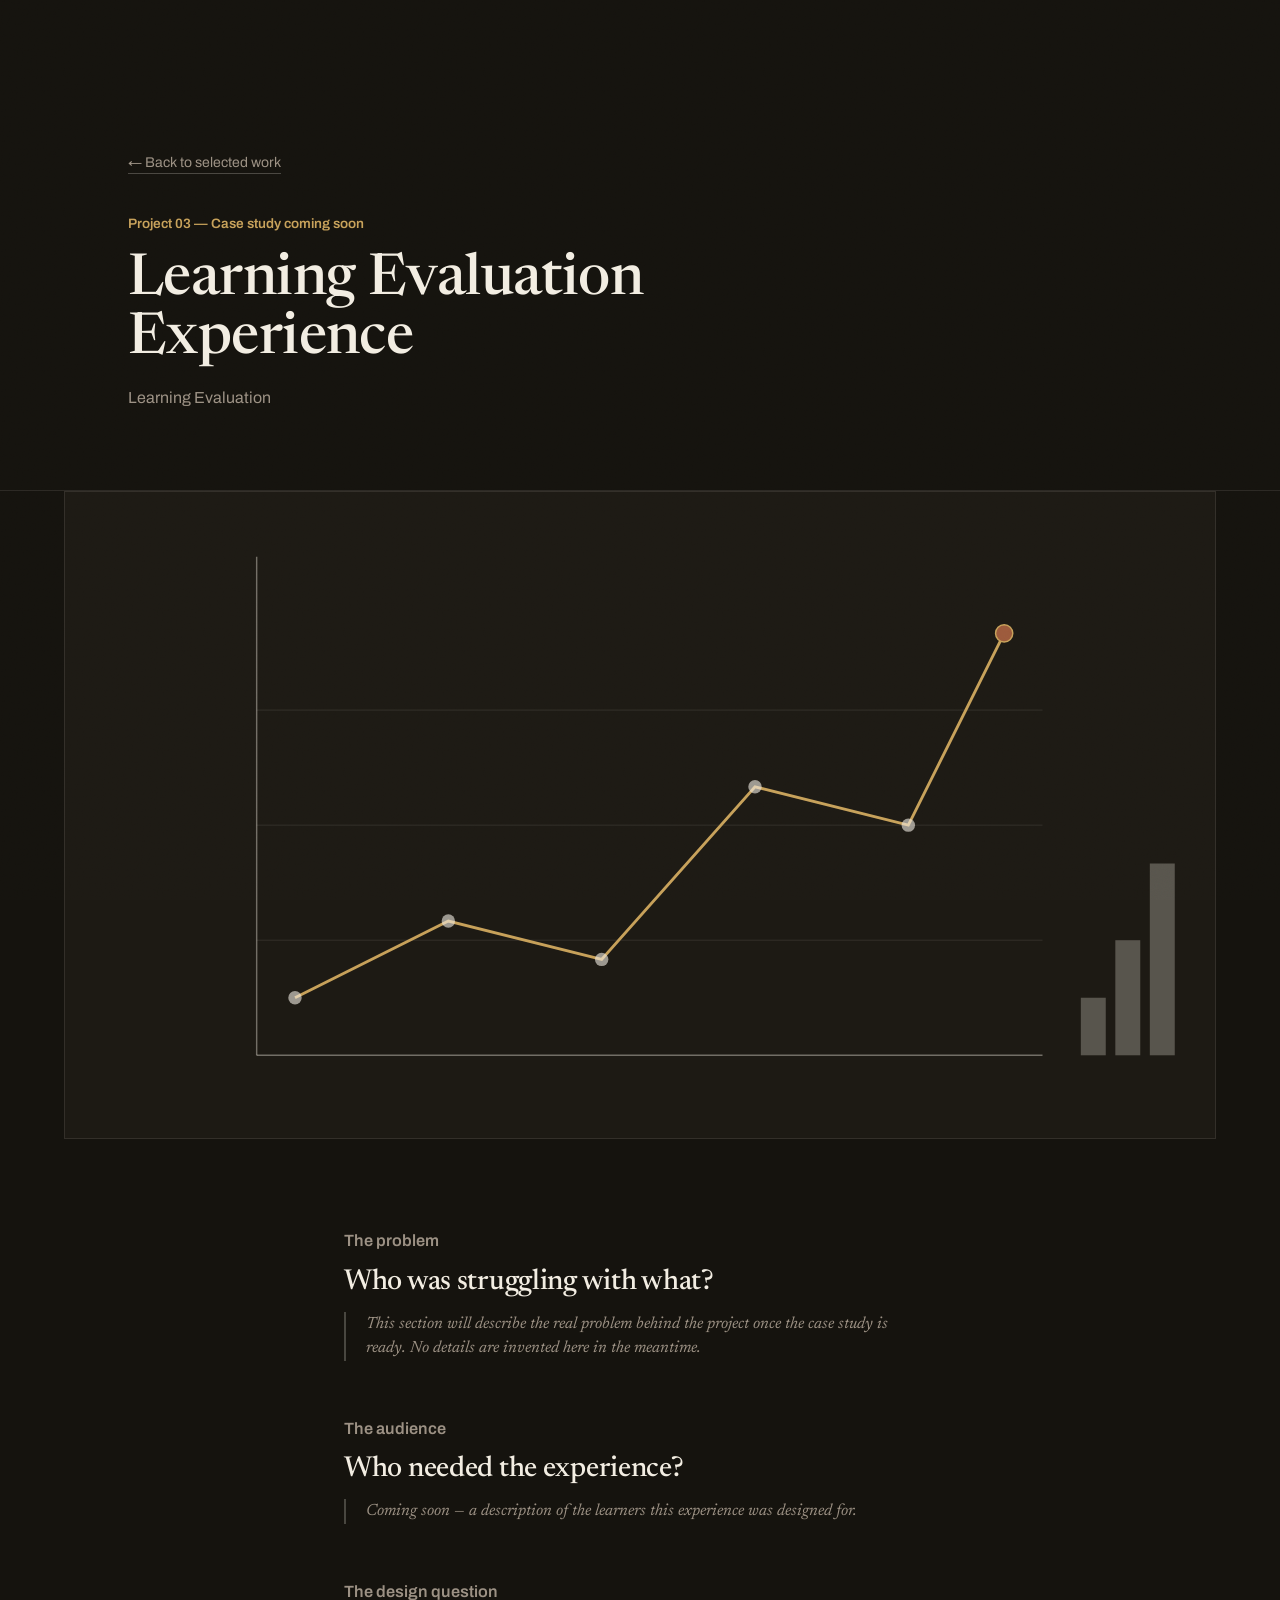
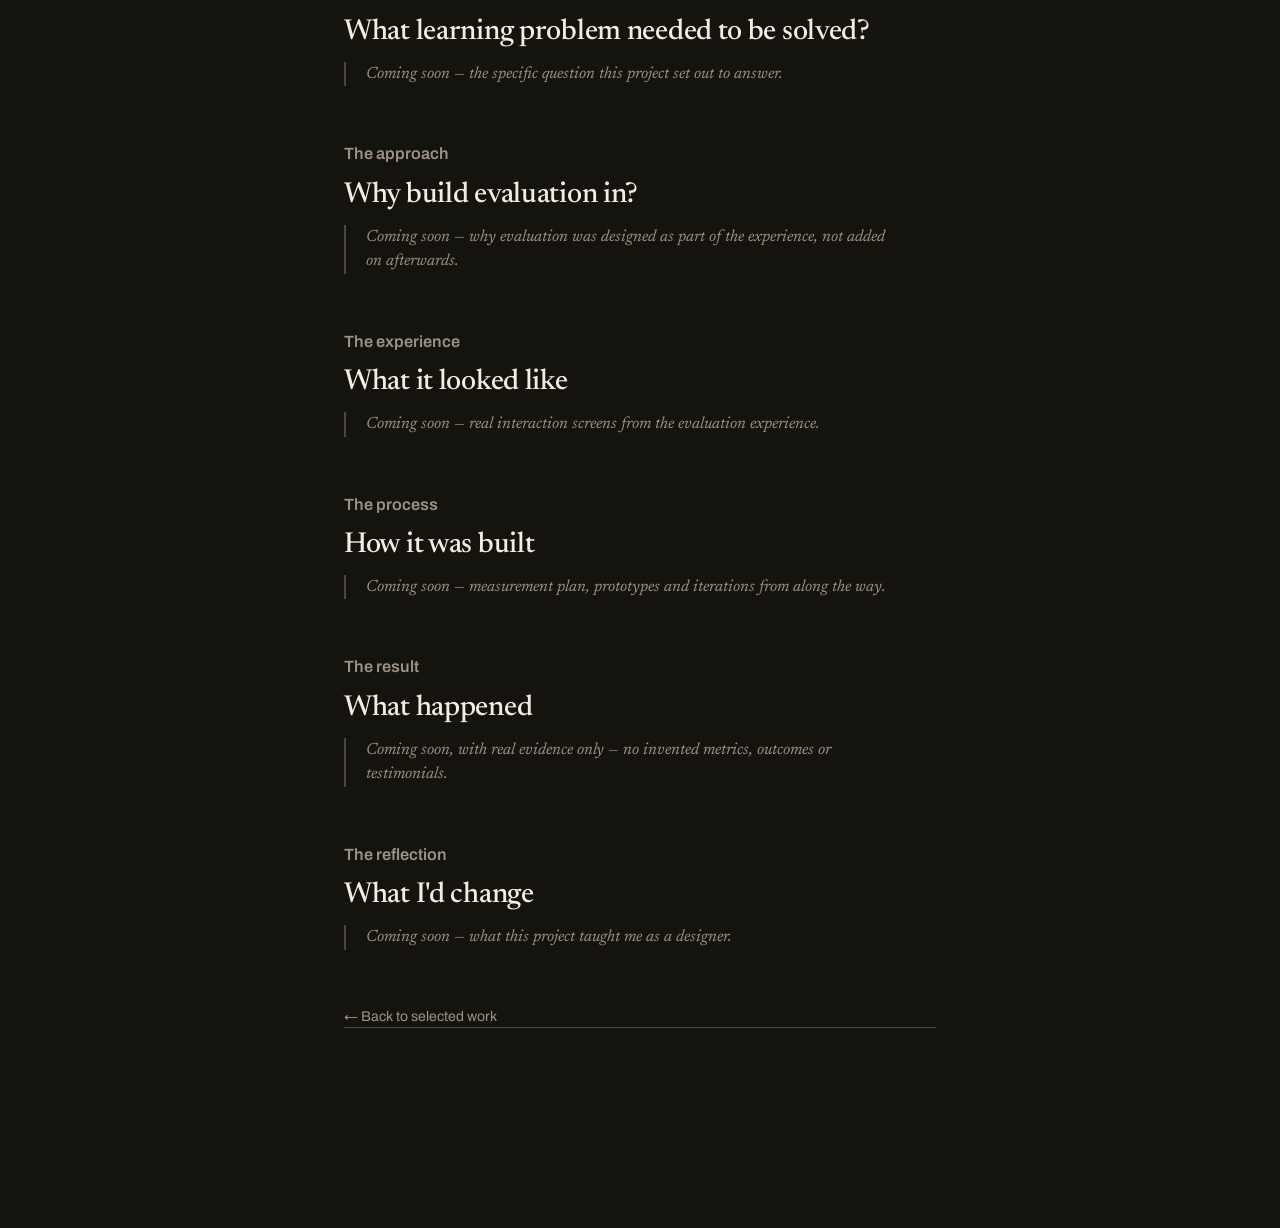
<file: projects/project-03.html>
<!DOCTYPE html>
<html lang="en">
<head>
<meta charset="UTF-8">
<meta name="viewport" content="width=device-width, initial-scale=1.0">
<title>Learning Evaluation Experience — Razin Abdullah</title>
<meta name="description" content="Case study coming soon: evaluation built directly into a learning experience.">
<link rel="preconnect" href="https://fonts.googleapis.com">
<link rel="preconnect" href="https://fonts.gstatic.com" crossorigin>
<link href="https://fonts.googleapis.com/css2?family=Newsreader:ital,opsz,wght@0,6..72,400;0,6..72,500;1,6..72,400&family=Archivo:wght@400;500;600;700&display=swap" rel="stylesheet">
<link rel="stylesheet" href="../css/style.css">
</head>
<body>
<main class="case">
  <div class="case__hero">
    <div class="wrap">
      <a class="case__back" href="../index.html#work">← Back to selected work</a>
      <span class="case__num">Project 03 — Case study coming soon</span>
      <h1 class="case__title">Learning Evaluation Experience</h1>
      <p class="case__category">Learning Evaluation</p>
    </div>
  </div>

  <div class="case__media">
    <img src="../assets/images/projects/project-03.svg" alt="Cover artwork for the Learning Evaluation Experience project" loading="lazy">
  </div>

  <div class="case__body">
    <section class="case__section">
      <p class="case__section-label">The problem</p>
      <h2>Who was struggling with what?</h2>
      <p class="case__placeholder-note">This section will describe the real problem behind the project once the case study is ready. No details are invented here in the meantime.</p>
    </section>

    <section class="case__section">
      <p class="case__section-label">The audience</p>
      <h2>Who needed the experience?</h2>
      <p class="case__placeholder-note">Coming soon — a description of the learners this experience was designed for.</p>
    </section>

    <section class="case__section">
      <p class="case__section-label">The design question</p>
      <h2>What learning problem needed to be solved?</h2>
      <p class="case__placeholder-note">Coming soon — the specific question this project set out to answer.</p>
    </section>

    <section class="case__section">
      <p class="case__section-label">The approach</p>
      <h2>Why build evaluation in?</h2>
      <p class="case__placeholder-note">Coming soon — why evaluation was designed as part of the experience, not added on afterwards.</p>
    </section>

    <section class="case__section">
      <p class="case__section-label">The experience</p>
      <h2>What it looked like</h2>
      <p class="case__placeholder-note">Coming soon — real interaction screens from the evaluation experience.</p>
    </section>

    <section class="case__section">
      <p class="case__section-label">The process</p>
      <h2>How it was built</h2>
      <p class="case__placeholder-note">Coming soon — measurement plan, prototypes and iterations from along the way.</p>
    </section>

    <section class="case__section">
      <p class="case__section-label">The result</p>
      <h2>What happened</h2>
      <p class="case__placeholder-note">Coming soon, with real evidence only — no invented metrics, outcomes or testimonials.</p>
    </section>

    <section class="case__section">
      <p class="case__section-label">The reflection</p>
      <h2>What I'd change</h2>
      <p class="case__placeholder-note">Coming soon — what this project taught me as a designer.</p>
    </section>

    <a class="case__back" href="../index.html#work">← Back to selected work</a>
  </div>
</main>
</body>
</html>
</file>
<file: css/style.css>
/* =====================================================================
   RAZIN ABDULLAH — PORTFOLIO STYLESHEET (V3)
   Dark, warm, premium. One restrained accent, quiet surfaces, no neon.
   ===================================================================== */

/* ---------------------------------------------------------------------
   1. DESIGN TOKENS
   --------------------------------------------------------------------- */
:root {
  /* Surfaces — warm near-black, not pure black. Three depths give the
     page rhythm without ever leaving the dark palette. */
  --bg:           #15130E;   /* base */
  --bg-2:         #1D1A14;   /* slightly elevated */
  --bg-3:         #0D0C08;   /* deepest — the two bookend moments */

  /* Text */
  --text:         #F2EDE2;   /* warm cream */
  --stone:        #9C9184;   /* muted warm grey */
  --line:         rgba(242, 237, 226, 0.10);
  --line-strong:  rgba(242, 237, 226, 0.24);

  /* Accent — one restrained metal, used as punctuation only */
  --brass:        #C7A15A;
  --brass-dim:    #8F7038;
  --rust:         #9C5A3C;

  /* Type */
  --serif: 'Newsreader', 'Iowan Old Style', Georgia, serif;
  --sans:  'Archivo', 'Helvetica Neue', Arial, sans-serif;

  /* Motion */
  --ease: cubic-bezier(0.22, 1, 0.36, 1);
  --dur-fast: 0.22s;
  --dur-med: 0.5s;
  --dur-slow: 0.9s;

  /* Layout */
  --max-w: 1320px;
  --gutter: clamp(20px, 5vw, 72px);
}

/* ---------------------------------------------------------------------
   2. RESET & BASE
   --------------------------------------------------------------------- */
*, *::before, *::after { box-sizing: border-box; }
html { scroll-behavior: smooth; }

@media (prefers-reduced-motion: reduce) {
  html { scroll-behavior: auto; }
  *, *::before, *::after {
    animation-duration: 0.001ms !important;
    animation-iteration-count: 1 !important;
    transition-duration: 0.001ms !important;
    scroll-behavior: auto !important;
  }
}

body {
  margin: 0;
  background: var(--bg);
  color: var(--text);
  font-family: var(--sans);
  font-size: 16px;
  line-height: 1.5;
  -webkit-font-smoothing: antialiased;
  position: relative;
}

/* A very quiet film-grain layer over the whole page — the kind of
   tactile detail that separates "dark mode" from "premium dark". */
body::after {
  content: '';
  position: fixed;
  inset: 0;
  z-index: 999;
  pointer-events: none;
  opacity: 0.05;
  mix-blend-mode: overlay;
  background-image: url("data:image/svg+xml,%3Csvg xmlns='http://www.w3.org/2000/svg' width='140' height='140'%3E%3Cfilter id='n'%3E%3CfeTurbulence type='fractalNoise' baseFrequency='0.85' numOctaves='2' stitchTiles='stitch'/%3E%3C/filter%3E%3Crect width='100%25' height='100%25' filter='url(%23n)'/%3E%3C/svg%3E");
  background-size: 140px 140px;
}

h1, h2, h3 {
  font-family: var(--serif);
  margin: 0;
  line-height: 1.04;
  font-weight: 500;
  letter-spacing: -0.01em;
}

p { margin: 0; }

a { color: inherit; text-decoration: none; }

img, video { max-width: 100%; display: block; }

button {
  font-family: inherit;
  background: none;
  border: none;
  cursor: pointer;
  color: inherit;
}

.wrap {
  max-width: var(--max-w);
  margin: 0 auto;
  padding: 0 var(--gutter);
}

:focus-visible {
  outline: 2px solid var(--brass);
  outline-offset: 3px;
}

.skip-link {
  position: absolute;
  left: -9999px;
  top: 0;
  background: var(--bg-3);
  color: var(--text);
  padding: 12px 20px;
  z-index: 1000;
  font-size: 0.9rem;
}
.skip-link:focus { left: var(--gutter); top: 12px; }

section { position: relative; }

.section-head { max-width: 620px; margin-bottom: 64px; }
.section-head__index {
  display: block;
  font-family: var(--sans);
  font-size: 0.82rem;
  color: var(--stone);
  letter-spacing: 0.02em;
  margin-bottom: 18px;
}
.section-head__index--light { color: var(--stone); }
.section-head h2 {
  font-size: clamp(2.1rem, 4.2vw, 3.2rem);
  margin-bottom: 18px;
  color: var(--text);
}
.section-head p {
  color: var(--stone);
  font-size: 1.05rem;
  max-width: 46ch;
  font-family: var(--sans);
}

/* ---------------------------------------------------------------------
   3. NAVIGATION
   --------------------------------------------------------------------- */
.nav {
  position: fixed;
  top: 0; left: 0; right: 0;
  z-index: 100;
  padding: 24px var(--gutter);
  transition: background var(--dur-fast) var(--ease), padding var(--dur-fast) var(--ease), border-color var(--dur-fast) var(--ease);
  border-bottom: 1px solid transparent;
}

.nav.is-scrolled {
  background: rgba(21, 19, 14, 0.88);
  backdrop-filter: blur(10px);
  padding-top: 16px;
  padding-bottom: 16px;
  border-bottom: 1px solid var(--line);
}

.nav__inner {
  max-width: var(--max-w);
  margin: 0 auto;
  display: flex;
  align-items: center;
  justify-content: space-between;
}

.nav__mark {
  font-family: var(--serif);
  font-style: italic;
  font-weight: 500;
  font-size: 1.15rem;
  color: var(--text);
}

.nav__links {
  display: flex;
  gap: 34px;
}
.nav__links a {
  font-size: 0.92rem;
  color: var(--text);
  position: relative;
  padding-bottom: 3px;
  border-bottom: 1px solid transparent;
  transition: border-color var(--dur-fast) var(--ease), color var(--dur-fast) var(--ease);
}
.nav__links a:hover { border-color: var(--brass); color: var(--brass); }

.nav__cta {
  border: 1px solid var(--line-strong);
  color: var(--text);
  padding: 9px 20px;
  font-size: 0.9rem;
  white-space: nowrap;
  transition: background var(--dur-fast) var(--ease), color var(--dur-fast) var(--ease), border-color var(--dur-fast) var(--ease);
}
.nav__cta:hover { background: var(--brass); color: var(--bg-3); border-color: var(--brass); }

.nav__menu-btn {
  display: none;
  flex-direction: column;
  justify-content: center;
  gap: 5px;
  width: 44px;
  height: 44px;
}
.nav__menu-btn span {
  display: block;
  width: 22px;
  height: 2px;
  margin: 0 auto;
  background: var(--text);
  transition: transform var(--dur-fast) var(--ease), opacity var(--dur-fast) var(--ease);
}
.nav__menu-btn.is-open span:nth-child(1) { transform: translateY(7px) rotate(45deg); }
.nav__menu-btn.is-open span:nth-child(2) { opacity: 0; }
.nav__menu-btn.is-open span:nth-child(3) { transform: translateY(-7px) rotate(-45deg); }

.mobile-menu {
  display: none;
  flex-direction: column;
  max-height: 0;
  overflow: hidden;
  background: var(--bg);
  color: var(--text);
  margin-top: 0;
  border: 0 solid var(--line);
  transition: max-height var(--dur-med) var(--ease), margin-top var(--dur-med) var(--ease), border-width var(--dur-med) var(--ease);
}
.mobile-menu.is-open { max-height: 340px; margin-top: 18px; border-width: 1px 0; }
.mobile-menu a {
  padding: 16px 4px;
  font-size: 1.15rem;
  font-family: var(--serif);
  font-style: italic;
  color: var(--text);
  border-bottom: 1px solid var(--line);
}

@media (max-width: 860px) {
  .nav__links, .nav__cta { display: none; }
  .nav__menu-btn { display: flex; }
  .mobile-menu { display: flex; }
}

/* ---------------------------------------------------------------------
   4. HERO
   Video as an atmospheric layer over a dark base. The scrim is dark
   (matching the page) rather than light, since the type sitting on
   top of it is cream, not ink.
   --------------------------------------------------------------------- */
.hero {
  position: relative;
  height: 100vh;
  min-height: 640px;
  overflow: hidden;
  background: var(--bg);
  display: flex;
  flex-direction: column;
  justify-content: flex-end;
}

.hero__media {
  position: absolute;
  inset: 0;
  will-change: transform;
}
.hero__video {
  position: absolute;
  inset: 0;
  width: 100%;
  height: 100%;
  object-fit: cover;
  object-position: center;
  z-index: 1;
}
/* Quiet placeholder atmosphere — stands in for the video until a real
   one is added, and shows through if it fails to load. */
.hero__fallback {
  position: absolute;
  inset: 0;
  z-index: 0;
  background:
    radial-gradient(ellipse 60% 50% at 82% 15%, rgba(199, 161, 90, 0.14), transparent 62%),
    radial-gradient(ellipse 55% 45% at 12% 85%, rgba(156, 90, 60, 0.16), transparent 60%),
    var(--bg);
  background-size: 220% 220%, 220% 220%, 100% 100%;
  animation: heroDrift 28s ease-in-out infinite;
}
@keyframes heroDrift {
  0%   { background-position: 0% 0%, 100% 100%; }
  50%  { background-position: 100% 40%, 0% 60%; }
  100% { background-position: 0% 0%, 100% 100%; }
}
@media (prefers-reduced-motion: reduce) {
  .hero__fallback { animation: none; }
}
.hero__grain {
  position: absolute;
  inset: 0;
  z-index: 2;
  background: linear-gradient(0deg, rgba(13,12,8,0.88) 0%, rgba(13,12,8,0.5) 24%, rgba(13,12,8,0) 52%);
  pointer-events: none;
}

.hero__kicker {
  position: relative;
  z-index: 3;
  padding: 100px var(--gutter) 0;
  font-size: 0.82rem;
  color: rgba(242, 237, 226, 0.5);
  max-width: 380px;
  white-space: nowrap;
}
@media (max-width: 640px) {
  .hero__kicker { white-space: normal; max-width: 240px; }
}

.hero__content {
  position: relative;
  z-index: 3;
  padding: 0 var(--gutter) 64px;
  display: flex;
  align-items: flex-end;
  justify-content: space-between;
  gap: 40px;
  flex-wrap: wrap;
  will-change: transform;
}

.hero__name {
  font-size: clamp(3rem, 9vw, 7.5rem);
  font-weight: 500;
  letter-spacing: -0.02em;
  color: var(--text);
}

.hero__meta {
  max-width: 380px;
  padding-bottom: 10px;
}
.hero__role {
  font-family: var(--sans);
  font-weight: 600;
  font-size: 1rem;
  color: var(--brass);
  margin-bottom: 14px;
  min-height: 1.4em;
  transition: opacity 0.45s var(--ease), transform 0.45s var(--ease);
}
.hero__role.is-swapping { opacity: 0; transform: translateY(8px); }

.hero__statement {
  font-family: var(--serif);
  font-style: italic;
  font-size: clamp(1.05rem, 1.6vw, 1.3rem);
  color: rgba(242, 237, 226, 0.9);
}

.hero__explore {
  position: absolute;
  right: var(--gutter);
  bottom: 40px;
  z-index: 3;
  display: flex;
  align-items: center;
  gap: 10px;
  color: var(--text);
  font-size: 0.85rem;
}
.hero__explore-arrow {
  display: inline-block;
  animation: bob 2s ease-in-out infinite;
}
@keyframes bob {
  0%, 100% { transform: translateY(0); }
  50% { transform: translateY(5px); }
}
@media (prefers-reduced-motion: reduce) {
  .hero__explore-arrow { animation: none; }
}
@media (max-width: 640px) {
  .hero__explore { display: none; }
  .hero__content { flex-direction: column; align-items: flex-start; gap: 24px; }
}

/* ---------------------------------------------------------------------
   5. SELECTED WORK
   Each project is a distinct composition, not a repeated card. Layout
   variety comes from nth-of-type modifiers so new projects added via
   js/main.js still inherit an editorial rhythm.
   --------------------------------------------------------------------- */
.work {
  background: var(--bg);
  padding: 140px 0 60px;
}
.work__list {
  display: flex;
  flex-direction: column;
  gap: 0;
}
.work__item {
  display: grid;
  grid-template-columns: 1fr;
  border-top: 1px solid var(--line);
  padding: 72px var(--gutter);
}
.work__item:last-child { border-bottom: 1px solid var(--line); }

.work__media {
  position: relative;
  overflow: hidden;
  background: var(--bg-2);
  border: 1px solid var(--line);
}
.work__media img {
  width: 100%; height: 100%;
  object-fit: cover;
  transition: transform 1.1s var(--ease);
}
.work__item:hover .work__media img { transform: scale(1.035); }

.work__body { display: flex; flex-direction: column; justify-content: center; }
.work__num {
  font-size: 0.85rem;
  color: var(--stone);
  margin-bottom: 16px;
}
.work__category {
  font-size: 0.85rem;
  color: var(--brass);
  font-weight: 600;
  margin-bottom: 10px;
}
.work__title {
  font-family: var(--serif);
  font-size: clamp(1.7rem, 3vw, 2.6rem);
  margin-bottom: 18px;
  max-width: 16ch;
  color: var(--text);
}
.work__desc {
  color: var(--stone);
  font-family: var(--sans);
  font-size: 1rem;
  max-width: 42ch;
  margin-bottom: 26px;
}
.work__cta {
  display: inline-flex;
  align-self: flex-start;
  font-size: 0.92rem;
  color: var(--text);
  border-bottom: 1px solid var(--line-strong);
  padding-bottom: 3px;
  transition: border-color var(--dur-fast) var(--ease), color var(--dur-fast) var(--ease);
}
.work__item:hover .work__cta { border-color: var(--brass); color: var(--brass); }

/* Featured project — full width, image dominant, largest type */
.work__item:nth-of-type(3n+1) {
  grid-template-columns: 1fr;
  gap: 40px;
}
.work__item:nth-of-type(3n+1) .work__media { aspect-ratio: 16 / 9; }
.work__item:nth-of-type(3n+1) .work__body { max-width: 640px; }

/* Second rhythm — image right, text left, offset */
.work__item:nth-of-type(3n+2) {
  grid-template-columns: 1fr 1.2fr;
  gap: 56px;
  align-items: center;
}
.work__item:nth-of-type(3n+2) .work__body { order: 1; }
.work__item:nth-of-type(3n+2) .work__media { order: 2; aspect-ratio: 4 / 5; }

/* Third rhythm — image left, text right, offset the other way */
.work__item:nth-of-type(3n+3) {
  grid-template-columns: 1.2fr 1fr;
  gap: 56px;
  align-items: center;
}
.work__item:nth-of-type(3n+3) .work__media { aspect-ratio: 4 / 5; }
.work__item:nth-of-type(3n+3) .work__body { padding-left: 12px; }

@media (max-width: 900px) {
  .work__item,
  .work__item:nth-of-type(3n+2),
  .work__item:nth-of-type(3n+3) {
    grid-template-columns: 1fr;
    gap: 32px;
    padding: 56px var(--gutter);
  }
  .work__item:nth-of-type(3n+2) .work__body,
  .work__item:nth-of-type(3n+2) .work__media { order: initial; }
  .work__item:nth-of-type(3n+1) .work__media { aspect-ratio: 4 / 3; }
}

/* ---------------------------------------------------------------------
   6. MANIFESTO (DESIGN PHILOSOPHY)
   The richest, darkest surface on the page — the boldest single
   moment. No color tricks on individual words, just scale and quiet.
   --------------------------------------------------------------------- */
.manifesto {
  background: var(--bg-3);
  color: var(--text);
  padding: 150px 0 130px;
  border-top: 1px solid var(--line);
  border-bottom: 1px solid var(--line);
}
.manifesto__eyebrow {
  font-size: 0.85rem;
  color: var(--stone);
  margin-bottom: 28px;
}
.manifesto__statement {
  font-family: var(--serif);
  font-weight: 500;
  font-size: clamp(3rem, 9vw, 7rem);
  letter-spacing: -0.02em;
  line-height: 0.98;
  margin-bottom: 44px;
  color: var(--text);
}
.manifesto__support {
  font-size: clamp(1.1rem, 1.8vw, 1.35rem);
  max-width: 52ch;
  color: rgba(242, 237, 226, 0.78);
  margin-bottom: 64px;
}
.manifesto__aside {
  max-width: 56ch;
  border-left: 2px solid var(--brass);
  padding-left: 24px;
  margin-bottom: 96px;
  display: flex;
  flex-direction: column;
  gap: 16px;
}
.manifesto__aside p {
  font-family: var(--serif);
  font-style: italic;
  font-size: 1.1rem;
  color: rgba(242, 237, 226, 0.9);
}

.principles {
  display: grid;
  grid-template-columns: repeat(3, 1fr);
  gap: 48px;
  border-top: 1px solid var(--line);
  padding-top: 48px;
}
.principle h3 {
  font-family: var(--sans);
  font-weight: 600;
  font-size: 1.15rem;
  margin-bottom: 12px;
  color: var(--text);
}
.principle p {
  color: var(--stone);
  font-size: 0.98rem;
  max-width: 32ch;
}

@media (max-width: 860px) {
  .principles { grid-template-columns: 1fr; gap: 32px; }
}

/* ---------------------------------------------------------------------
   7. SERVICES
   Typography-led list. No cards, no pills.
   --------------------------------------------------------------------- */
.services {
  background: var(--bg-2);
  padding: 140px 0;
}

.service-list {
  border-top: 1px solid var(--line);
}
.service {
  display: grid;
  grid-template-columns: 56px 1.3fr 1.5fr auto;
  align-items: center;
  gap: 32px;
  padding: 32px 0;
  border-bottom: 1px solid var(--line);
  transition: padding-left var(--dur-fast) var(--ease), border-color var(--dur-fast) var(--ease);
}
.service:hover { padding-left: 16px; border-color: var(--line-strong); }

.service__num {
  font-size: 0.9rem;
  color: var(--stone);
}
.service__name {
  font-family: var(--serif);
  font-size: clamp(1.2rem, 2.2vw, 1.6rem);
  font-weight: 500;
  color: var(--text);
}
.service__desc {
  color: var(--stone);
  font-size: 0.95rem;
  max-width: 40ch;
  font-family: var(--sans);
}
.service__cta {
  font-size: 0.88rem;
  color: var(--text);
  white-space: nowrap;
  justify-self: end;
  border-bottom: 1px solid transparent;
  transition: border-color var(--dur-fast) var(--ease), color var(--dur-fast) var(--ease);
}
.service:hover .service__cta { border-color: var(--brass); color: var(--brass); }

@media (max-width: 860px) {
  .service {
    grid-template-columns: 1fr;
    gap: 10px;
    padding: 28px 0;
  }
  .service__cta { justify-self: start; margin-top: 6px; }
}

/* ---------------------------------------------------------------------
   8. WHY THIS APPROACH
   --------------------------------------------------------------------- */
.benefits {
  background: var(--bg);
  padding: 140px 0;
}
.benefit-grid {
  display: grid;
  grid-template-columns: repeat(3, 1fr);
  gap: 48px;
  border-top: 1px solid var(--line);
  padding-top: 48px;
}
.benefit h3 {
  font-family: var(--serif);
  font-size: clamp(1.3rem, 2.2vw, 1.6rem);
  margin-bottom: 14px;
  max-width: 18ch;
  color: var(--text);
}
.benefit p {
  color: var(--stone);
  font-size: 1rem;
  font-family: var(--sans);
}

@media (max-width: 860px) {
  .benefit-grid { grid-template-columns: 1fr; gap: 32px; }
}

/* ---------------------------------------------------------------------
   9. PROCESS
   --------------------------------------------------------------------- */
.process {
  background: var(--bg-2);
  padding: 140px 0;
}
.process__list {
  list-style: none;
  margin: 0;
  padding: 0;
  border-top: 1px solid var(--line);
}
.process__stage {
  display: grid;
  grid-template-columns: 80px 1fr 2fr;
  align-items: baseline;
  gap: 32px;
  padding: 30px 0;
  border-bottom: 1px solid var(--line);
}
.process__num {
  font-family: var(--serif);
  font-style: italic;
  font-size: 1.1rem;
  color: var(--brass);
}
.process__stage h3 {
  font-family: var(--sans);
  font-weight: 600;
  font-size: 1.15rem;
  color: var(--text);
}
.process__stage p {
  color: var(--stone);
  font-size: 0.98rem;
  max-width: 50ch;
}

@media (max-width: 700px) {
  .process__stage {
    grid-template-columns: 1fr;
    gap: 8px;
  }
}

/* ---------------------------------------------------------------------
   10. ABOUT / CREDENTIALS
   --------------------------------------------------------------------- */
.about {
  background: var(--bg);
  padding: 140px 0;
}
.about__grid {
  display: grid;
  grid-template-columns: 1.1fr 1fr;
  gap: 64px;
}
.about__intro h2 { font-size: clamp(2.1rem, 4.2vw, 3.2rem); margin-bottom: 20px; color: var(--text); }
.about__intro p {
  color: var(--stone);
  font-size: 1.05rem;
  max-width: 48ch;
  font-family: var(--sans);
}

.credential-list {
  display: flex;
  flex-direction: column;
  gap: 0;
  border-top: 1px solid var(--line);
  align-self: start;
}
.credential {
  display: flex;
  justify-content: space-between;
  align-items: baseline;
  gap: 24px;
  padding: 26px 0;
  border-bottom: 1px solid var(--line);
}
.credential__stat {
  font-family: var(--serif);
  font-size: 1.3rem;
  color: var(--brass);
  white-space: nowrap;
}
.credential__label {
  color: var(--stone);
  font-size: 0.92rem;
  text-align: right;
  max-width: 26ch;
}

@media (max-width: 860px) {
  .about__grid { grid-template-columns: 1fr; gap: 48px; }
  .credential { flex-direction: column; align-items: flex-start; gap: 6px; }
  .credential__label { text-align: left; }
}

/* ---------------------------------------------------------------------
   11. CONTACT
   The other bookend — same deep surface as the manifesto.
   --------------------------------------------------------------------- */
.contact {
  background: var(--bg-3);
  color: var(--text);
  padding: 160px 0 120px;
  border-top: 1px solid var(--line);
}
.contact__statement {
  font-family: var(--serif);
  font-size: clamp(2.8rem, 8vw, 5.6rem);
  margin: 24px 0 20px;
  color: var(--text);
}
.contact__sub {
  font-family: var(--serif);
  font-style: italic;
  font-size: clamp(1.2rem, 2vw, 1.5rem);
  color: var(--brass);
  margin-bottom: 56px;
}

.contact__actions {
  display: flex;
  gap: 18px;
  flex-wrap: wrap;
  margin-bottom: 56px;
}
.btn {
  display: inline-flex;
  align-items: center;
  gap: 10px;
  padding: 16px 26px;
  font-size: 0.98rem;
  min-height: 44px;
  border: 1px solid transparent;
  transition: background var(--dur-fast) var(--ease), color var(--dur-fast) var(--ease), border-color var(--dur-fast) var(--ease);
}
.btn--primary {
  background: var(--brass);
  color: var(--bg-3);
}
.btn--primary:hover { background: var(--text); color: var(--bg-3); }
.btn--ghost {
  border-color: var(--line-strong);
  color: var(--text);
}
.btn--ghost:hover { border-color: var(--brass); color: var(--brass); }

.contact__meta {
  display: flex;
  gap: 32px;
  flex-wrap: wrap;
}
.contact__meta-link {
  font-size: 0.95rem;
  color: var(--stone);
  border-bottom: 1px solid var(--line-strong);
  padding-bottom: 2px;
}

/* ---------------------------------------------------------------------
   12. FOOTER
   --------------------------------------------------------------------- */
.footer {
  background: var(--bg-3);
  color: var(--stone);
  border-top: 1px solid var(--line);
  padding: 48px 0;
}
.footer__inner {
  display: flex;
  align-items: center;
  justify-content: space-between;
  flex-wrap: wrap;
  gap: 24px;
}
.footer__name {
  font-family: var(--serif);
  font-style: italic;
  color: var(--text);
}
.footer__role { font-size: 0.9rem; }
.footer__links {
  display: flex;
  gap: 22px;
  flex-wrap: wrap;
  font-size: 0.9rem;
}
.footer__links a:hover { color: var(--brass); }
.footer__copy { font-size: 0.85rem; }

@media (max-width: 640px) {
  .footer__inner { flex-direction: column; align-items: flex-start; }
}

/* ---------------------------------------------------------------------
   13. PLACEHOLDER CASE-STUDY PAGES (shared with /projects/*.html)
   --------------------------------------------------------------------- */
.case {
  background: var(--bg);
  color: var(--text);
  min-height: 100vh;
}
.case__hero {
  padding: 150px var(--gutter) 80px;
  border-bottom: 1px solid var(--line);
}
.case__back {
  display: inline-block;
  font-size: 0.88rem;
  color: var(--stone);
  border-bottom: 1px solid var(--line-strong);
  margin-bottom: 40px;
  transition: color var(--dur-fast) var(--ease), border-color var(--dur-fast) var(--ease);
}
.case__back:hover { color: var(--brass); border-color: var(--brass); }
.case__num { font-size: 0.85rem; color: var(--brass); font-weight: 600; margin-bottom: 16px; display: block; }
.case__title { font-family: var(--serif); font-size: clamp(2.2rem, 5vw, 3.6rem); max-width: 20ch; margin-bottom: 16px; color: var(--text); }
.case__category { color: var(--stone); font-size: 1rem; }

.case__media {
  margin: 0 var(--gutter);
  aspect-ratio: 16 / 9;
  background: var(--bg-2);
  border: 1px solid var(--line);
  overflow: hidden;
}
.case__media img { width: 100%; height: 100%; object-fit: cover; }

.case__body {
  max-width: 720px;
  margin: 0 auto;
  padding: 90px var(--gutter) 160px;
  display: flex;
  flex-direction: column;
  gap: 56px;
}
.case__section-label {
  font-size: 0.82rem;
  color: var(--brass);
  font-weight: 600;
  margin-bottom: 14px;
}
.case__section h2 {
  font-family: var(--serif);
  font-size: clamp(1.4rem, 2.4vw, 1.8rem);
  margin-bottom: 14px;
  color: var(--text);
}
.case__section p {
  color: var(--stone);
  font-size: 1.02rem;
  max-width: 62ch;
}
.case__placeholder-note {
  border-left: 2px solid var(--line-strong);
  padding-left: 20px;
  color: var(--stone);
  font-style: italic;
  font-family: var(--serif);
}
</file>
